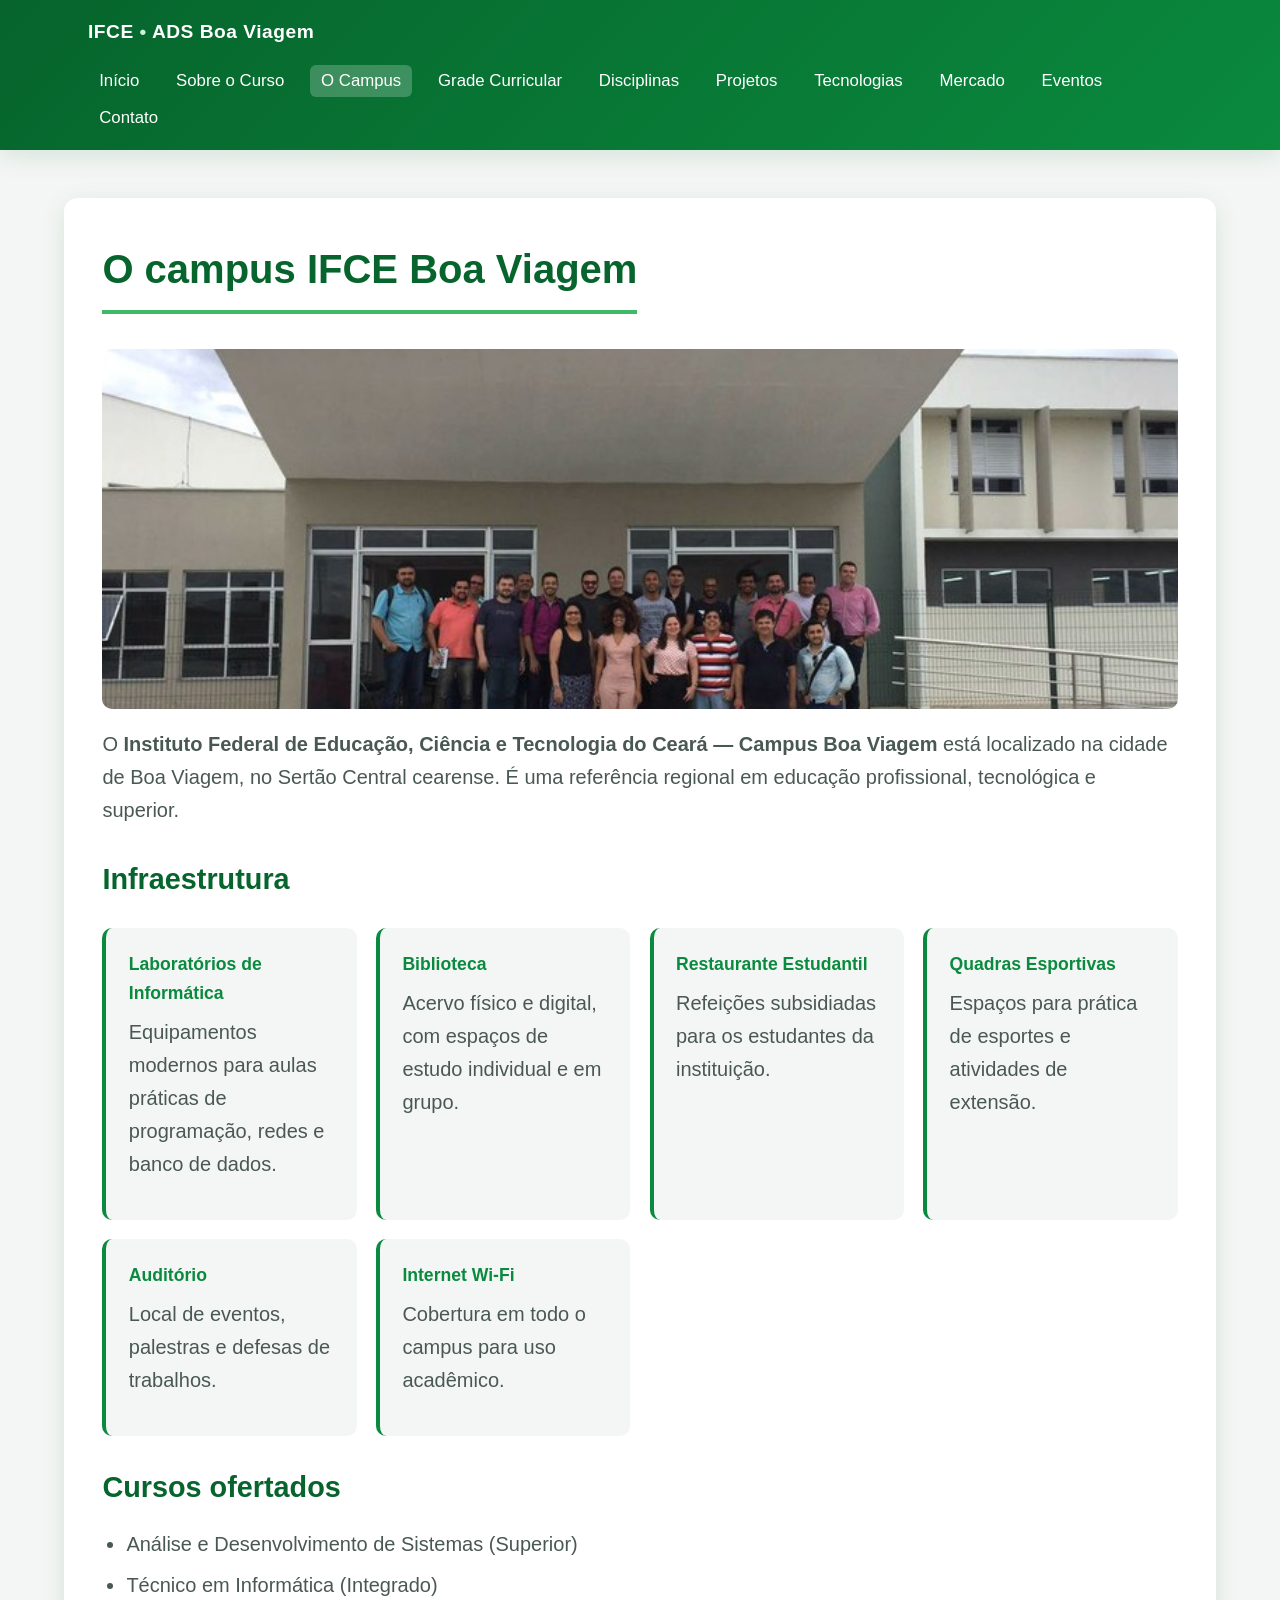
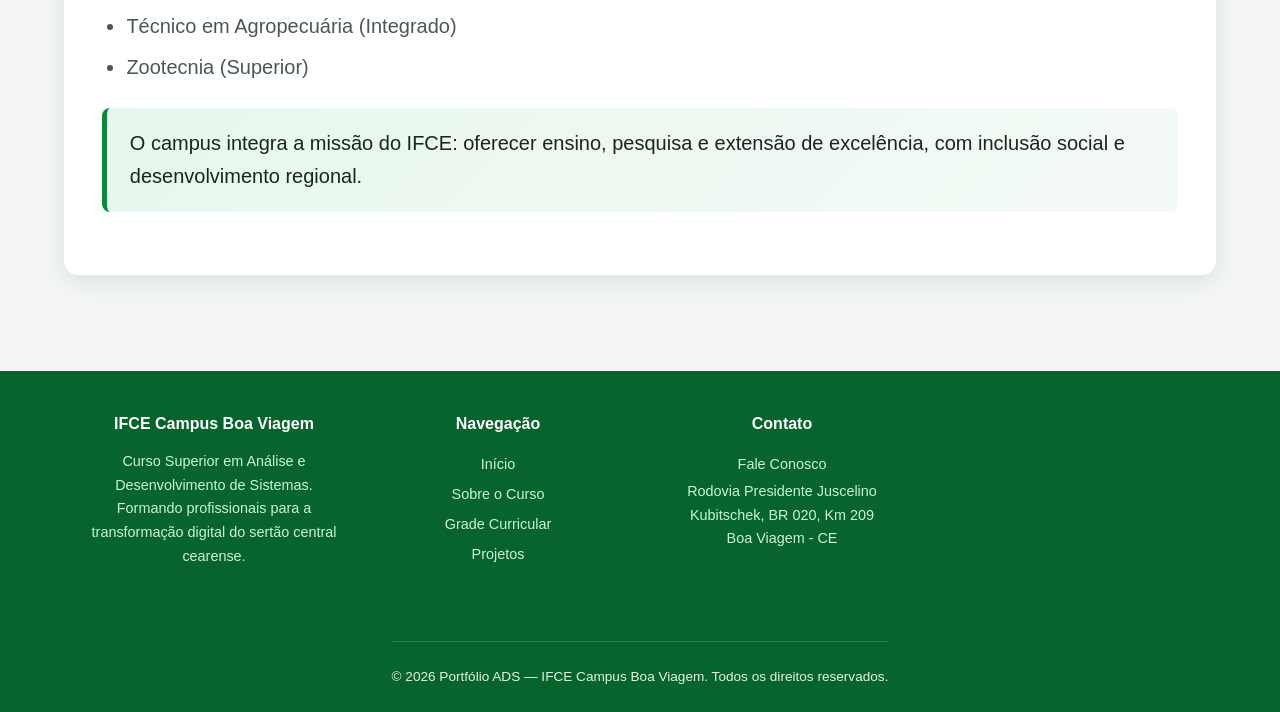
<file: campus.html>
<!doctype html>
<html lang="pt-br">
  <head>
    <meta charset="UTF-8" />
    <meta name="viewport" content="width=device-width, initial-scale=1.0" />
    <title>O Campus | ADS IFCE Boa Viagem</title>
    <meta
      name="description"
      content="Portfólio do curso de Análise e Desenvolvimento de Sistemas do IFCE Campus Boa Viagem - O Campus IFCE Boa Viagem"
    />
    <link rel="stylesheet" href="default.css" />
  </head>
  <body>
    <header class="topo">
      <div class="container topo-flex">
        <div class="logo">IFCE <span>•</span> ADS Boa Viagem</div>
        <nav>
          <ul>
            <li><a href="index.html" data-page="index.html">Início</a></li>
            <li>
              <a href="sobre.html" data-page="sobre.html">Sobre o Curso</a>
            </li>
            <li><a href="campus.html" data-page="campus.html" class="ativo">O Campus</a></li>
            <li>
              <a href="grade.html" data-page="grade.html">Grade Curricular</a>
            </li>
            <li>
              <a href="disciplinas.html" data-page="disciplinas.html">Disciplinas</a>
            </li>
            <li>
              <a href="projetos.html" data-page="projetos.html">Projetos</a>
            </li>
            <li>
              <a href="tecnologias.html" data-page="tecnologias.html">Tecnologias</a>
            </li>
            <li><a href="mercado.html" data-page="mercado.html">Mercado</a></li>
            <li><a href="eventos.html" data-page="eventos.html">Eventos</a></li>
            <li><a href="contato.html" data-page="contato.html">Contato</a></li>
          </ul>
        </nav>
      </div>
    </header>
    <main>
      <div class="container">
        <h1 class="titulo">O campus IFCE Boa Viagem</h1>
        <img src="./img/c0e20e7d-0bf5-413f-8aed-15271212610f.jpeg" alt="Vista do campus com a equipe" class="img-destaque" />
        <p>
          O
          <strong
            >Instituto Federal de Educação, Ciência e Tecnologia do Ceará —
            Campus Boa Viagem</strong
          >
          está localizado na cidade de Boa Viagem, no Sertão Central cearense.
          É uma referência regional em educação profissional, tecnológica e
          superior.
        </p>
        <h2>Infraestrutura</h2>
        <div class="grid grid-3">
          <div class="card">
            <h3>Laboratórios de Informática</h3>
            <p>Equipamentos modernos para aulas práticas de programação, redes e banco de dados.</p>
          </div>
          <div class="card">
            <h3>Biblioteca</h3>
            <p>Acervo físico e digital, com espaços de estudo individual e em grupo.</p>
          </div>
          <div class="card">
            <h3>Restaurante Estudantil</h3>
            <p>Refeições subsidiadas para os estudantes da instituição.</p>
          </div>
          <div class="card">
            <h3>Quadras Esportivas</h3>
            <p>Espaços para prática de esportes e atividades de extensão.</p>
          </div>
          <div class="card">
            <h3>Auditório</h3>
            <p>Local de eventos, palestras e defesas de trabalhos.</p>
          </div>
          <div class="card">
            <h3>Internet Wi-Fi</h3>
            <p>Cobertura em todo o campus para uso acadêmico.</p>
          </div>
        </div>
        <h2>Cursos ofertados</h2>
        <ul class="lista">
          <li>Análise e Desenvolvimento de Sistemas (Superior)</li>
          <li>Técnico em Informática (Integrado)</li>
          <li>Técnico em Agropecuária (Integrado)</li>
          <li>Zootecnia (Superior)</li>
        </ul>
        <div class="destaque">
          <p>O campus integra a missão do IFCE: oferecer ensino, pesquisa e extensão de excelência, com inclusão social e desenvolvimento regional.</p>
        </div>
      </div>
    </main>
    <footer>
      <div class="container">
        <div>
          <h4>IFCE Campus Boa Viagem</h4>
          <p style="color: #c8f5d6; font-size: 0.9rem">
            Curso Superior em Análise e Desenvolvimento de Sistemas. Formando
            profissionais para a transformação digital do sertão central
            cearense.
          </p>
        </div>
        <div>
          <h4>Navegação</h4>
          <a href="index.html">Início</a>
          <a href="sobre.html">Sobre o Curso</a>
          <a href="grade.html">Grade Curricular</a>
          <a href="projetos.html">Projetos</a>
        </div>
        <div>
          <h4>Contato</h4>
          <a href="contato.html">Fale Conosco</a>
          <p style="color: #c8f5d6; font-size: 0.9rem">
            Rodovia Presidente Juscelino Kubitschek, BR 020, Km 209<br />Boa Viagem - CE
          </p>
        </div>
        <div class="copy">
          &copy; 2026 Portfólio ADS — IFCE Campus Boa Viagem. Todos os direitos
          reservados.
        </div>
      </div>
    </footer>
  </body>
</html>
</file>
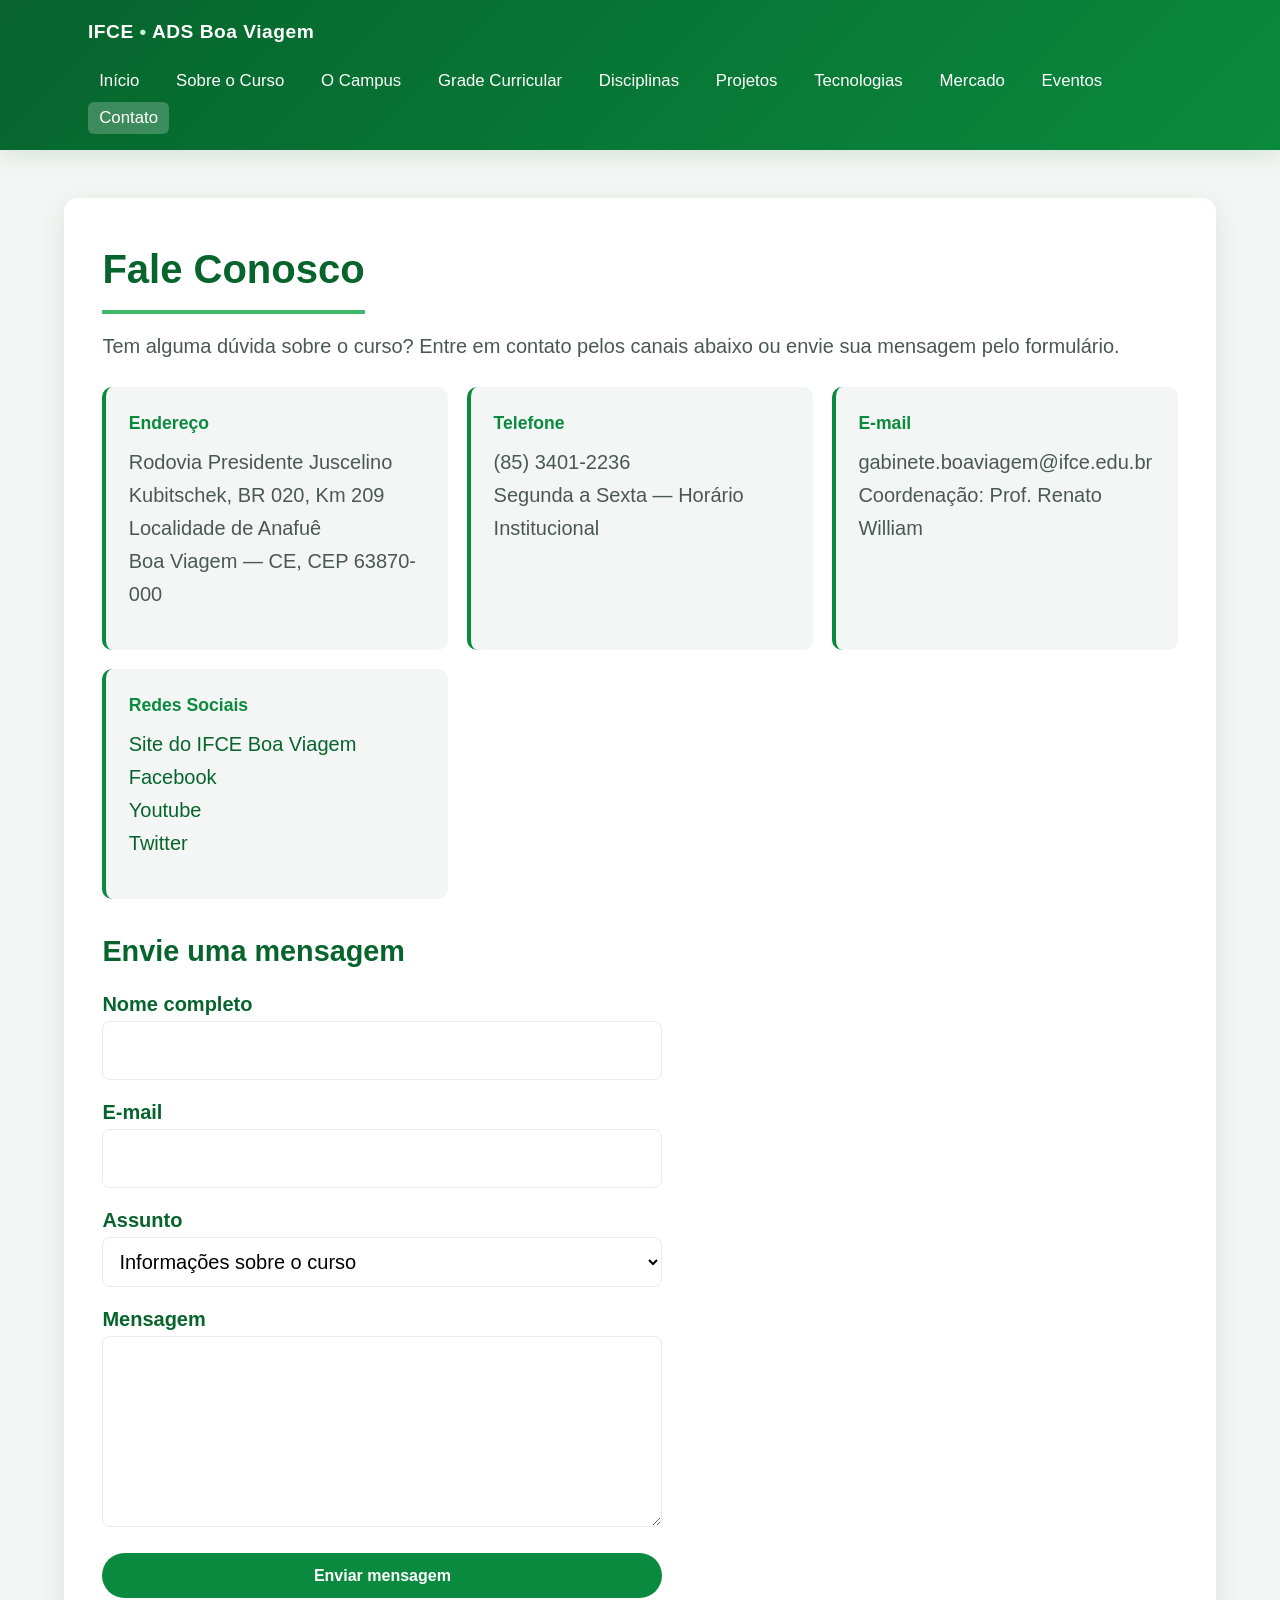
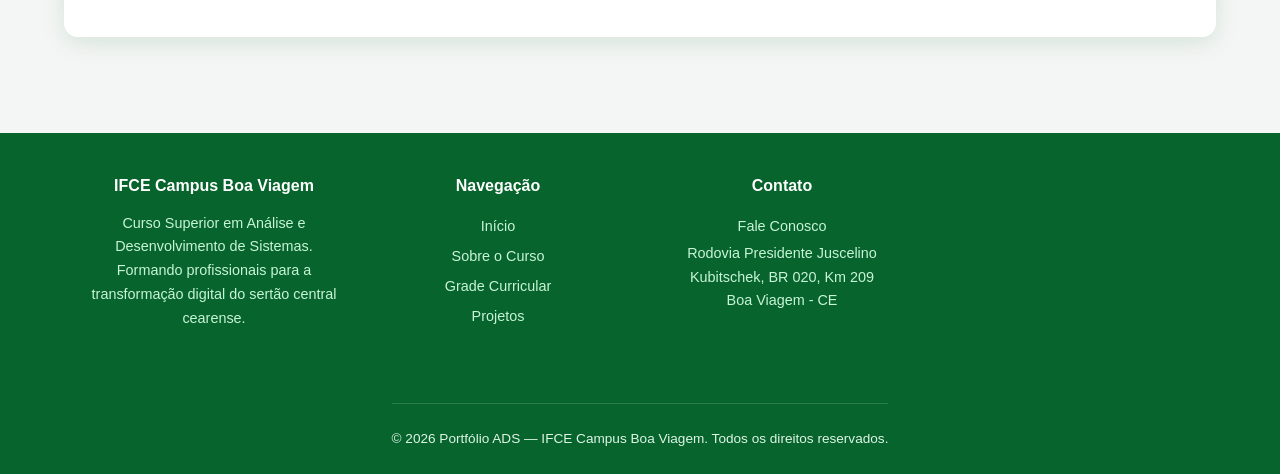
<file: contato.html>
<!doctype html>
<html lang="pt-BR">
  <head>
    <meta charset="UTF-8" />
    <meta name="viewport" content="width=device-width,initial-scale=1.0" />
    <title>Fale Conosco | ADS IFCE Boa Viagem</title>
    <meta
      name="description"
      content="Portfólio do curso de Análise e Desenvolvimento de Sistemas do IFCE Campus Boa Viagem - Fale Conosco"
    />
    <link rel="stylesheet" href="default.css" />
  </head>
  <body>
    <header class="topo">
      <div class="container topo-flex">
        <div class="logo">IFCE <span>•</span> ADS Boa Viagem</div>
        <nav>
          <ul>
            <li><a href="index.html" data-page="index.html">Início</a></li>
            <li>
              <a href="sobre.html" data-page="sobre.html">Sobre o Curso</a>
            </li>
            <li><a href="campus.html" data-page="campus.html">O Campus</a></li>
            <li>
              <a href="grade.html" data-page="grade.html">Grade Curricular</a>
            </li>
            <li>
              <a
                href="disciplinas.html"
                data-page="disciplinas.html"
                >Disciplinas</a
              >
            </li>
            <li>
              <a href="projetos.html" data-page="projetos.html">Projetos</a>
            </li>
            <li>
              <a href="tecnologias.html" data-page="tecnologias.html"
                >Tecnologias</a
              >
            </li>
            <li><a href="mercado.html" data-page="mercado.html">Mercado</a></li>
           
            <li><a href="eventos.html" data-page="eventos.html">Eventos</a></li>
            
            <li><a href="contato.html" data-page="contato.html" class="ativo">Contato</a></li>
          </ul>
        </nav>
      </div>
    </header>

    <main>
      <div class="container">
        <h1 class="titulo">Fale Conosco</h1>
        <p>
          Tem alguma dúvida sobre o curso? Entre em contato pelos canais abaixo
          ou envie sua mensagem pelo formulário.
        </p>
        <div class="grid grid-2">
          <div class="card">
            <h3>Endereço</h3>
            <p>
              Rodovia Presidente Juscelino Kubitschek, BR 020, Km 209<br />Localidade de Anafuê<br />Boa Viagem — CE, CEP 63870-000</p>
            </p>
          </div>
          <div class="card">
            <h3>Telefone</h3>
            <p>(85) 3401-2236<br />Segunda a Sexta — Horário Institucional</p>
          </div>
          <div class="card">
            <h3>E-mail</h3>
            <p>gabinete.boaviagem@ifce.edu.br<br />Coordenação: Prof. Renato William</p>
          </div>
          <div class="card">
            <h3>Redes Sociais</h3>
            <p><a href="https://portal.ifce.edu.br/campus/boaviagem/">Site do IFCE Boa Viagem</a><br /><a href="https://www.instagram.com/ifceoficial">Facebook</a><br><a href="https://www.youtube.com/@TVIFCE/videos">Youtube</a><br><a href="https://x.com/ifceoficial">Twitter</a></p>
          </div>
        </div>
        <h2>Envie uma mensagem</h2>
        <form>
          <div>
            <label for="nome">Nome completo</label
            ><input type="text" id="nome" name="nome" required />
          </div>
          <div>
            <label for="email">E-mail</label
            ><input type="email" id="email" name="email" required />
          </div>
          <div>
            <label for="assunto">Assunto</label>
            <select id="assunto" name="assunto">
              <option>Informações sobre o curso</option>
              <option>Processo seletivo</option>
              <option>Estágio</option>
              <option>Parceria</option>
              <option>Outro</option>
            </select>
          </div>
          <div>
            <label for="msg">Mensagem</label
            ><textarea id="msg" name="msg" rows="5" required></textarea>
          </div>
          <button type="submit">Enviar mensagem</button>
        </form>
      </div>
    </main>
    <footer>
      <div class="container">
        <div>
          <h4>IFCE Campus Boa Viagem</h4>
          <p style="color: #c8f5d6; font-size: 0.9rem">
            Curso Superior em Análise e Desenvolvimento de Sistemas. Formando
            profissionais para a transformação digital do sertão central
            cearense.
          </p>
        </div>
        <div>
          <h4>Navegação</h4>
          <a href="index.html">Início</a>
          <a href="sobre.html">Sobre o Curso</a>
          <a href="grade.html">Grade Curricular</a>
          <a href="projetos.html">Projetos</a>
        </div>
        <div>
          <h4>Contato</h4>
          <a href="contato.html">Fale Conosco</a>
          <p style="color: #c8f5d6; font-size: 0.9rem">
            Rodovia Presidente Juscelino Kubitschek, BR 020, Km 209<br />Boa Viagem - CE
          </p>
        </div>
        <div class="copy">
          © 2026 Portfólio ADS — IFCE Campus Boa Viagem. Todos os direitos
          reservados.
        </div>
      </div>
    </footer>
  </body>
</html>
</file>
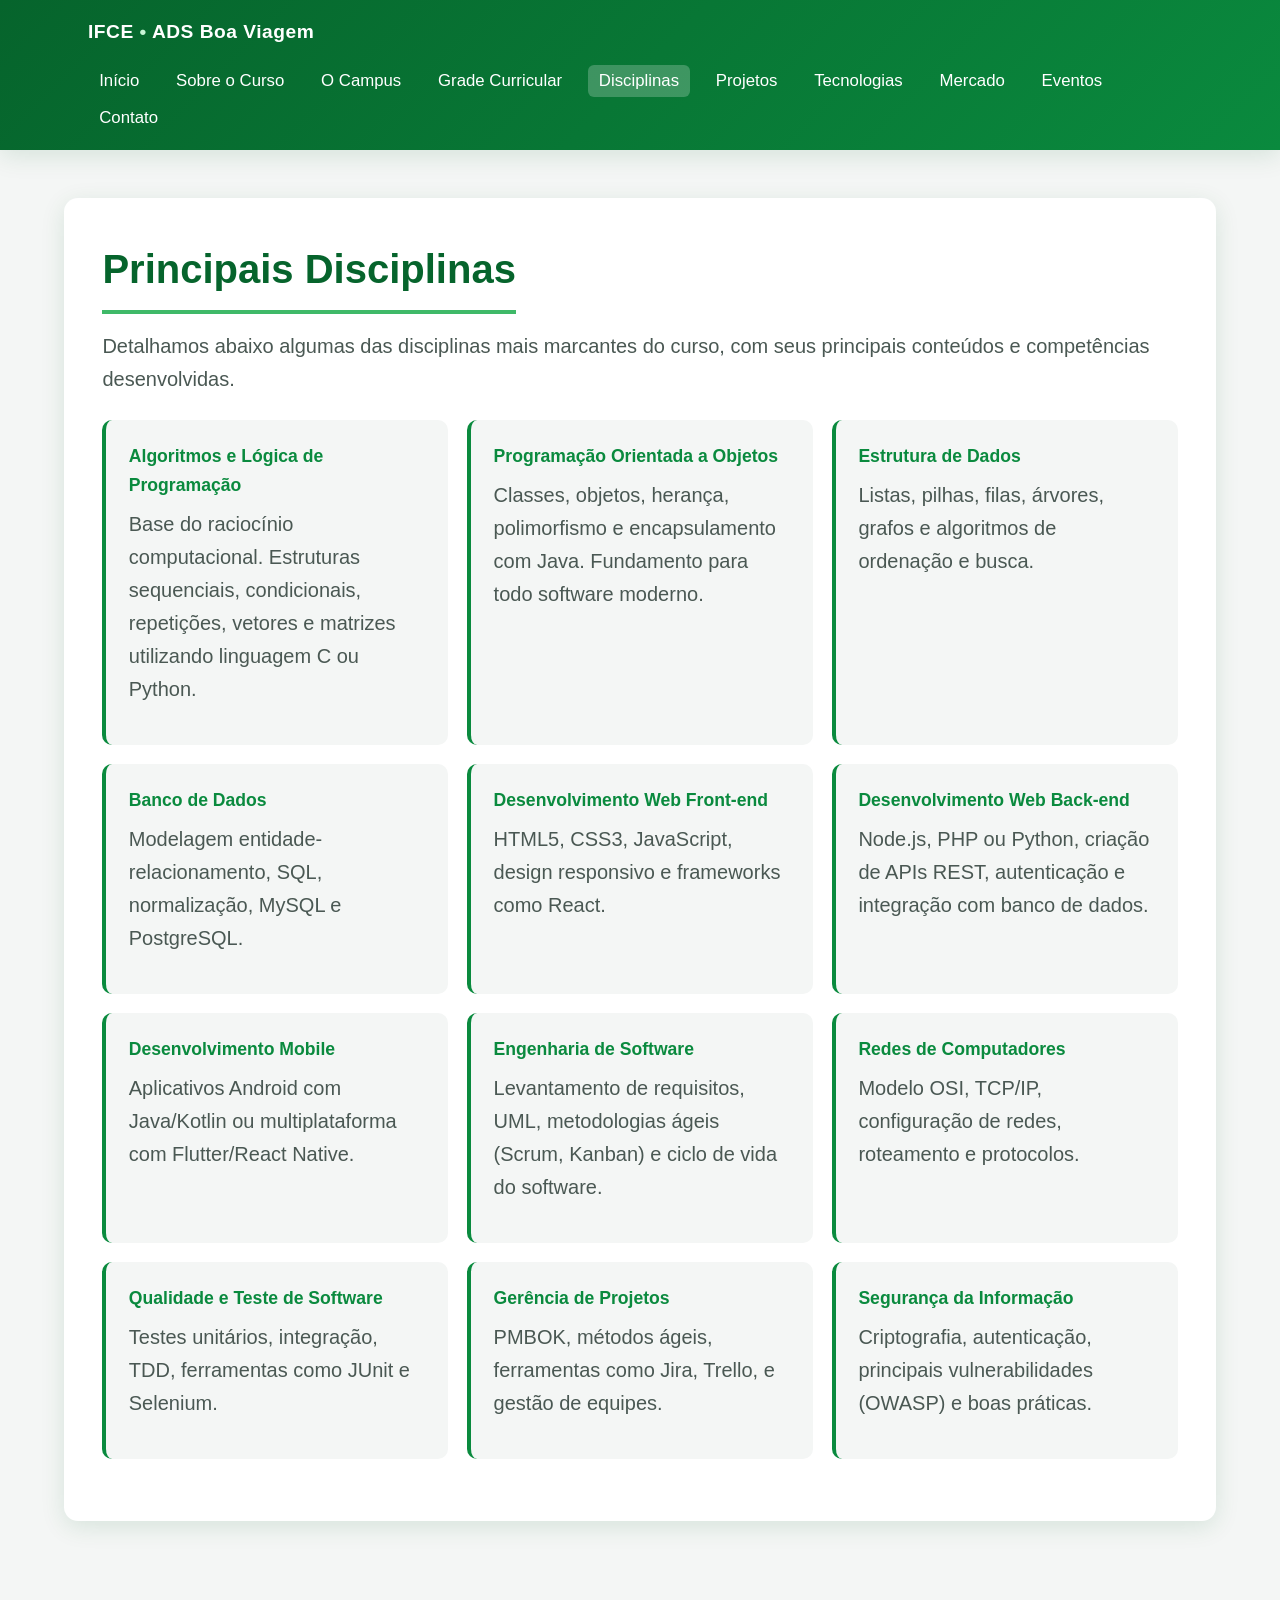
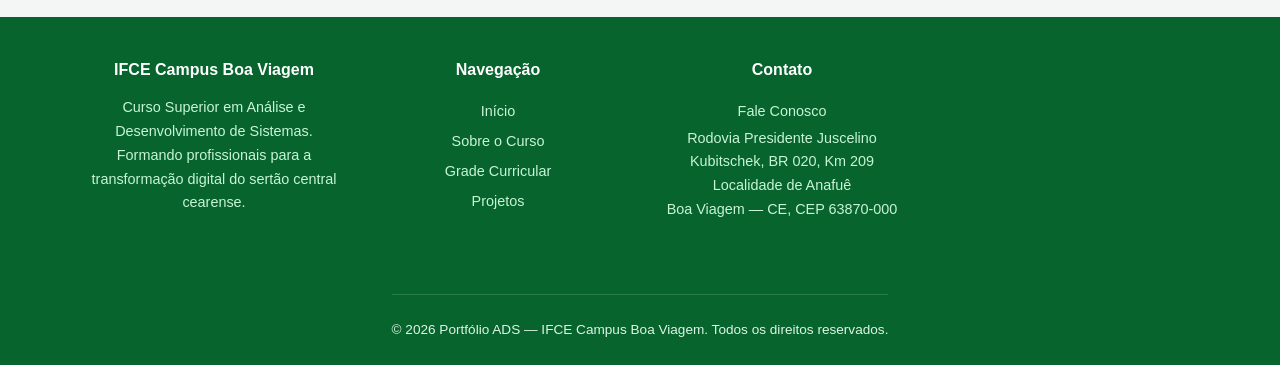
<file: disciplinas.html>
<!doctype html>
<html lang="pt-BR">
  <head>
    <meta charset="UTF-8" />
    <meta name="viewport" content="width=device-width,initial-scale=1.0" />
    <title>Principais Disciplinas | ADS IFCE Boa Viagem</title>
    <meta
      name="description"
      content="Portfólio do curso de Análise e Desenvolvimento de Sistemas do IFCE Campus Boa Viagem - Principais Disciplinas"
    />
    <link rel="stylesheet" href="default.css" />
  </head>
  <body>
    <header class="topo">
      <div class="container topo-flex">
        <div class="logo">IFCE <span>•</span> ADS Boa Viagem</div>
        <nav>
          <ul>
            <li><a href="index.html" data-page="index.html">Início</a></li>
            <li>
              <a href="sobre.html" data-page="sobre.html">Sobre o Curso</a>
            </li>
            <li><a href="campus.html" data-page="campus.html">O Campus</a></li>
            <li>
              <a href="grade.html" data-page="grade.html">Grade Curricular</a>
            </li>
            <li>
              <a
                href="disciplinas.html"
                data-page="disciplinas.html"
                class="ativo"
                >Disciplinas</a
              >
            </li>
            <li>
              <a href="projetos.html" data-page="projetos.html">Projetos</a>
            </li>
            <li>
              <a href="tecnologias.html" data-page="tecnologias.html"
                >Tecnologias</a
              >
            </li>
            <li><a href="mercado.html" data-page="mercado.html">Mercado</a></li>

            <li><a href="eventos.html" data-page="eventos.html">Eventos</a></li>

            <li><a href="contato.html" data-page="contato.html">Contato</a></li>
          </ul>
        </nav>
      </div>
    </header>

    <main>
      <div class="container">
        <h1 class="titulo">Principais Disciplinas</h1>
        <p>
          Detalhamos abaixo algumas das disciplinas mais marcantes do curso, com
          seus principais conteúdos e competências desenvolvidas.
        </p>
        <div class="grid grid-2">
          <div class="card">
            <h3>Algoritmos e Lógica de Programação</h3>
            <p>
              Base do raciocínio computacional. Estruturas sequenciais,
              condicionais, repetições, vetores e matrizes utilizando linguagem
              C ou Python.
            </p>
          </div>
          <div class="card">
            <h3>Programação Orientada a Objetos</h3>
            <p>
              Classes, objetos, herança, polimorfismo e encapsulamento com Java.
              Fundamento para todo software moderno.
            </p>
          </div>
          <div class="card">
            <h3>Estrutura de Dados</h3>
            <p>
              Listas, pilhas, filas, árvores, grafos e algoritmos de ordenação e
              busca.
            </p>
          </div>
          <div class="card">
            <h3>Banco de Dados</h3>
            <p>
              Modelagem entidade-relacionamento, SQL, normalização, MySQL e
              PostgreSQL.
            </p>
          </div>
          <div class="card">
            <h3>Desenvolvimento Web Front-end</h3>
            <p>
              HTML5, CSS3, JavaScript, design responsivo e frameworks como
              React.
            </p>
          </div>
          <div class="card">
            <h3>Desenvolvimento Web Back-end</h3>
            <p>
              Node.js, PHP ou Python, criação de APIs REST, autenticação e
              integração com banco de dados.
            </p>
          </div>
          <div class="card">
            <h3>Desenvolvimento Mobile</h3>
            <p>
              Aplicativos Android com Java/Kotlin ou multiplataforma com
              Flutter/React Native.
            </p>
          </div>
          <div class="card">
            <h3>Engenharia de Software</h3>
            <p>
              Levantamento de requisitos, UML, metodologias ágeis (Scrum,
              Kanban) e ciclo de vida do software.
            </p>
          </div>
          <div class="card">
            <h3>Redes de Computadores</h3>
            <p>
              Modelo OSI, TCP/IP, configuração de redes, roteamento e
              protocolos.
            </p>
          </div>
          <div class="card">
            <h3>Qualidade e Teste de Software</h3>
            <p>
              Testes unitários, integração, TDD, ferramentas como JUnit e
              Selenium.
            </p>
          </div>
          <div class="card">
            <h3>Gerência de Projetos</h3>
            <p>
              PMBOK, métodos ágeis, ferramentas como Jira, Trello, e gestão de
              equipes.
            </p>
          </div>
          <div class="card">
            <h3>Segurança da Informação</h3>
            <p>
              Criptografia, autenticação, principais vulnerabilidades (OWASP) e
              boas práticas.
            </p>
          </div>
        </div>
      </div>
    </main>
    <footer>
      <div class="container">
        <div>
          <h4>IFCE Campus Boa Viagem</h4>
          <p style="color: #c8f5d6; font-size: 0.9rem">
            Curso Superior em Análise e Desenvolvimento de Sistemas. Formando
            profissionais para a transformação digital do sertão central
            cearense.
          </p>
        </div>
        <div>
          <h4>Navegação</h4>
          <a href="index.html">Início</a>
          <a href="sobre.html">Sobre o Curso</a>
          <a href="grade.html">Grade Curricular</a>
          <a href="projetos.html">Projetos</a>
        </div>
        <div>
          <h4>Contato</h4>
          <a href="contato.html">Fale Conosco</a>
          <p style="color: #c8f5d6; font-size: 0.9rem">
            Rodovia Presidente Juscelino Kubitschek, BR 020, Km 209<br />Localidade de Anafuê<br />Boa Viagem — CE, CEP 63870-000
          </p>
        </div>
        <div class="copy">
          © 2026 Portfólio ADS — IFCE Campus Boa Viagem. Todos os direitos
          reservados.
        </div>
      </div>
    </footer>
  </body>
</html>
</file>
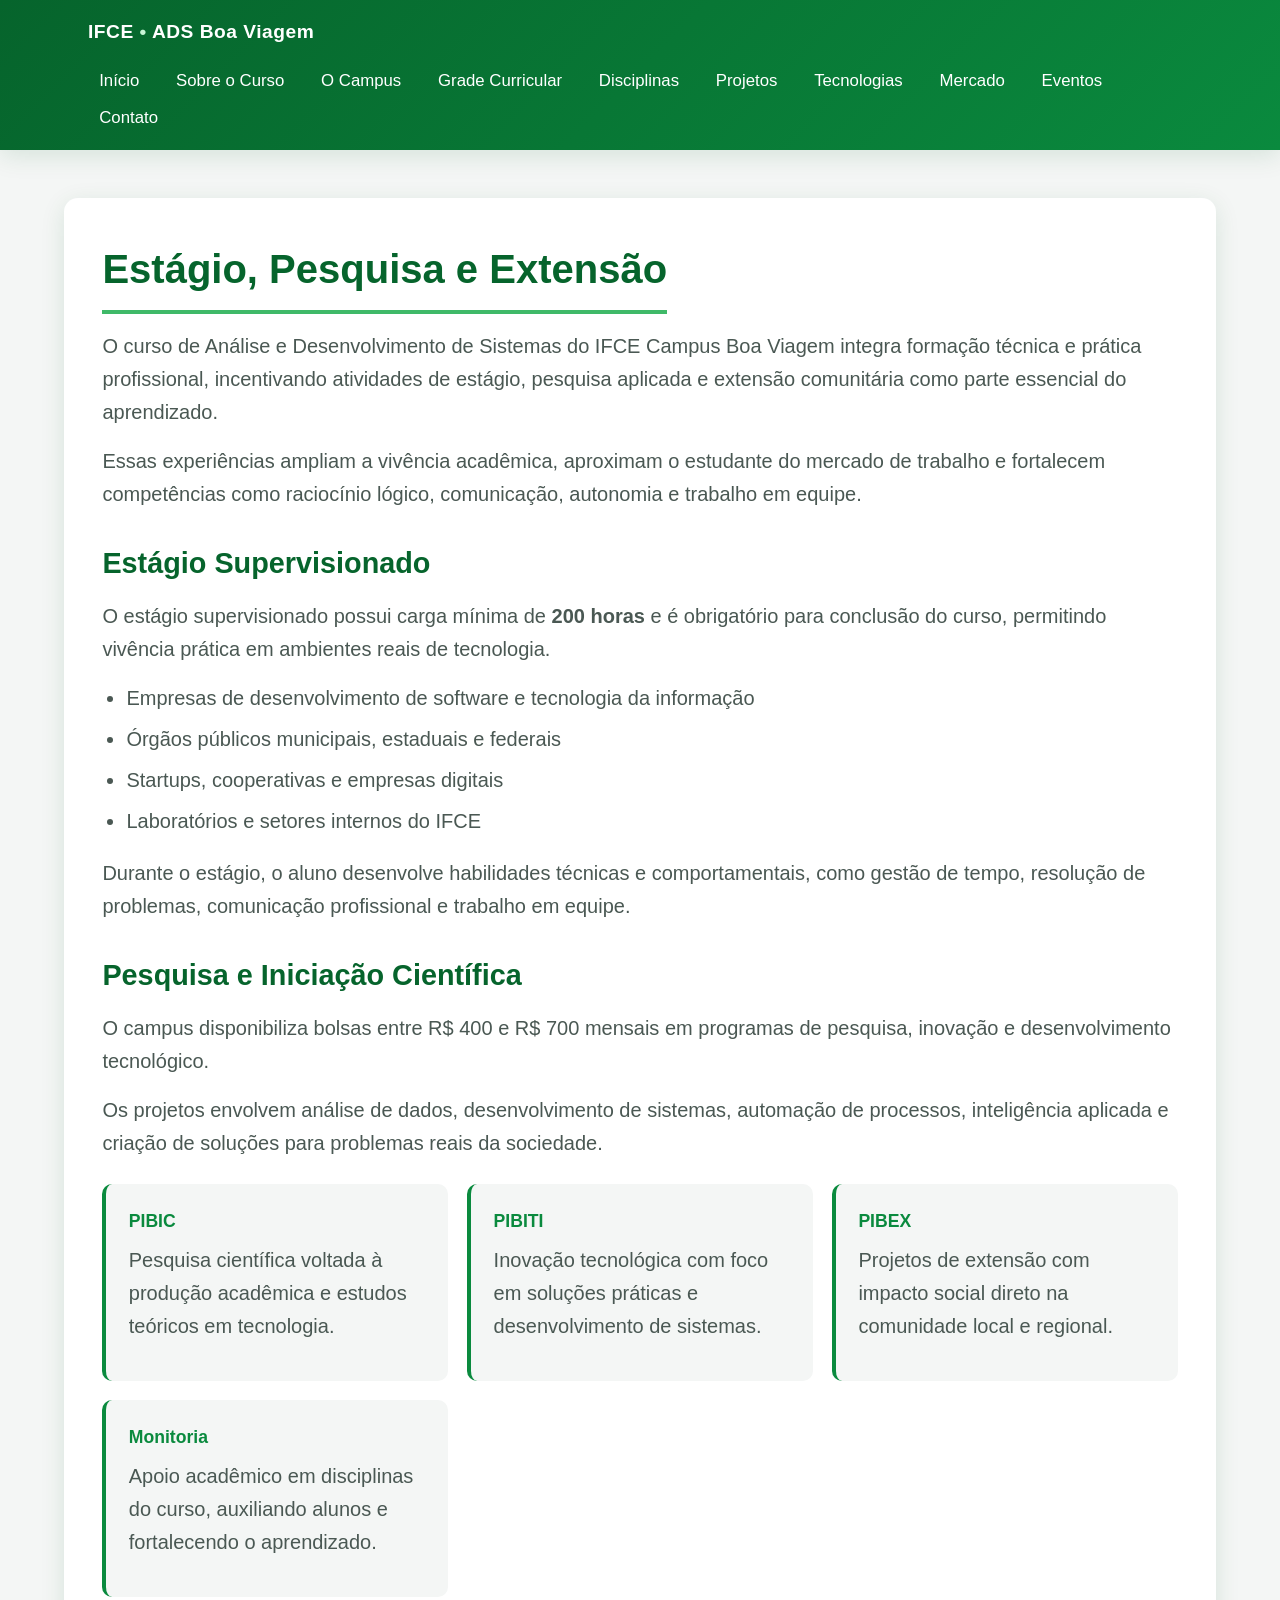
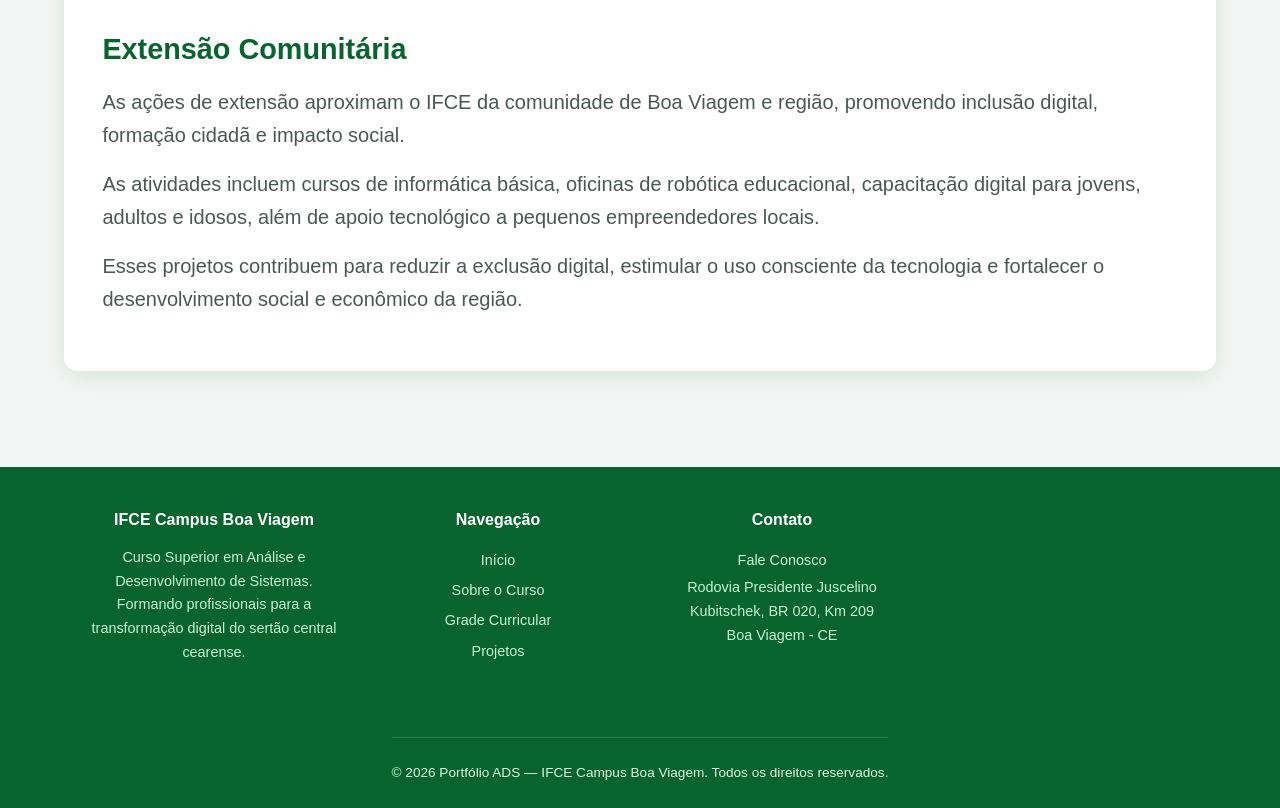
<file: estagio.html>
<!doctype html>
<html lang="pt-br">
  <head>
    <meta charset="UTF-8" />
    <meta name="viewport" content="width=device-width, initial-scale=1.0" />
    <title>Estágio, Pesquisa e Extensão | ADS IFCE Boa Viagem</title>
    <meta
      name="description"
      content="Portfólio do curso de Análise e Desenvolvimento de Sistemas do IFCE Campus Boa Viagem - Estágio, Pesquisa e Extensão"
    />
    <link rel="stylesheet" href="default.css" />
  </head>
  <body>
    <header class="topo">
      <div class="container topo-flex">
        <div class="logo">IFCE <span>•</span> ADS Boa Viagem</div>
        <nav>
          <ul>
            <li><a href="index.html" data-page="index.html">Início</a></li>
            <li>
              <a href="sobre.html" data-page="sobre.html">Sobre o Curso</a>
            </li>
            <li><a href="campus.html" data-page="campus.html">O Campus</a></li>
            <li>
              <a href="grade.html" data-page="grade.html">Grade Curricular</a>
            </li>
            <li>
              <a href="disciplinas.html" data-page="disciplinas.html">Disciplinas</a>
            </li>
            <li>
              <a href="projetos.html" data-page="projetos.html">Projetos</a>
            </li>
            <li>
              <a href="tecnologias.html" data-page="tecnologias.html">Tecnologias</a>
            </li>
            <li><a href="mercado.html" data-page="mercado.html">Mercado</a></li>
            <li><a href="eventos.html" data-page="eventos.html">Eventos</a></li>
            <li><a href="contato.html" data-page="contato.html">Contato</a></li>
          </ul>
        </nav>
      </div>
    </header>
    <main>
      <div class="container">
        <h1 class="titulo">Estágio, Pesquisa e Extensão</h1>

        <p>
          O curso de Análise e Desenvolvimento de Sistemas do IFCE Campus Boa Viagem integra formação técnica e prática profissional, incentivando atividades de estágio, pesquisa aplicada e extensão comunitária como parte essencial do aprendizado.
        </p>

        <p>
          Essas experiências ampliam a vivência acadêmica, aproximam o estudante do mercado de trabalho e fortalecem competências como raciocínio lógico, comunicação, autonomia e trabalho em equipe.
        </p>

        <h2>Estágio Supervisionado</h2>

        <p>
          O estágio supervisionado possui carga mínima de <strong>200 horas</strong> e é obrigatório para conclusão do curso, permitindo vivência prática em ambientes reais de tecnologia.
        </p>

        <ul class="lista">
          <li>Empresas de desenvolvimento de software e tecnologia da informação</li>
          <li>Órgãos públicos municipais, estaduais e federais</li>
          <li>Startups, cooperativas e empresas digitais</li>
          <li>Laboratórios e setores internos do IFCE</li>
        </ul>

        <p>
          Durante o estágio, o aluno desenvolve habilidades técnicas e comportamentais, como gestão de tempo, resolução de problemas, comunicação profissional e trabalho em equipe.
        </p>

        <h2>Pesquisa e Iniciação Científica</h2>

        <p>
          O campus disponibiliza bolsas entre R$ 400 e R$ 700 mensais em programas de pesquisa, inovação e desenvolvimento tecnológico.
        </p>

        <p>
          Os projetos envolvem análise de dados, desenvolvimento de sistemas, automação de processos, inteligência aplicada e criação de soluções para problemas reais da sociedade.
        </p>

        <div class="grid grid-2">
          <div class="card">
            <h3>PIBIC</h3>
            <p>Pesquisa científica voltada à produção acadêmica e estudos teóricos em tecnologia.</p>
          </div>
          <div class="card">
            <h3>PIBITI</h3>
            <p>Inovação tecnológica com foco em soluções práticas e desenvolvimento de sistemas.</p>
          </div>
          <div class="card">
            <h3>PIBEX</h3>
            <p>Projetos de extensão com impacto social direto na comunidade local e regional.</p>
          </div>
          <div class="card">
            <h3>Monitoria</h3>
            <p>Apoio acadêmico em disciplinas do curso, auxiliando alunos e fortalecendo o aprendizado.</p>
          </div>
        </div>

        <h2>Extensão Comunitária</h2>

        <p>
          As ações de extensão aproximam o IFCE da comunidade de Boa Viagem e região, promovendo inclusão digital, formação cidadã e impacto social.
        </p>

        <p>
          As atividades incluem cursos de informática básica, oficinas de robótica educacional, capacitação digital para jovens, adultos e idosos, além de apoio tecnológico a pequenos empreendedores locais.
        </p>

        <p>
          Esses projetos contribuem para reduzir a exclusão digital, estimular o uso consciente da tecnologia e fortalecer o desenvolvimento social e econômico da região.
        </p>
      </div>
    </main>
    <footer>
      <div class="container">
        <div>
          <h4>IFCE Campus Boa Viagem</h4>
          <p style="color: #c8f5d6; font-size: 0.9rem">
            Curso Superior em Análise e Desenvolvimento de Sistemas. Formando
            profissionais para a transformação digital do sertão central
            cearense.
          </p>
        </div>
        <div>
          <h4>Navegação</h4>
          <a href="index.html">Início</a>
          <a href="sobre.html">Sobre o Curso</a>
          <a href="grade.html">Grade Curricular</a>
          <a href="projetos.html">Projetos</a>
        </div>
        <div>
          <h4>Contato</h4>
          <a href="contato.html">Fale Conosco</a>
          <p style="color: #c8f5d6; font-size: 0.9rem">
            Rodovia Presidente Juscelino Kubitschek, BR 020, Km 209<br />Boa Viagem - CE
          </p>
        </div>
        <div class="copy">
          &copy; 2026 Portfólio ADS — IFCE Campus Boa Viagem. Todos os direitos
          reservados.
        </div>
      </div>
    </footer>
  </body>
</html>
</file>
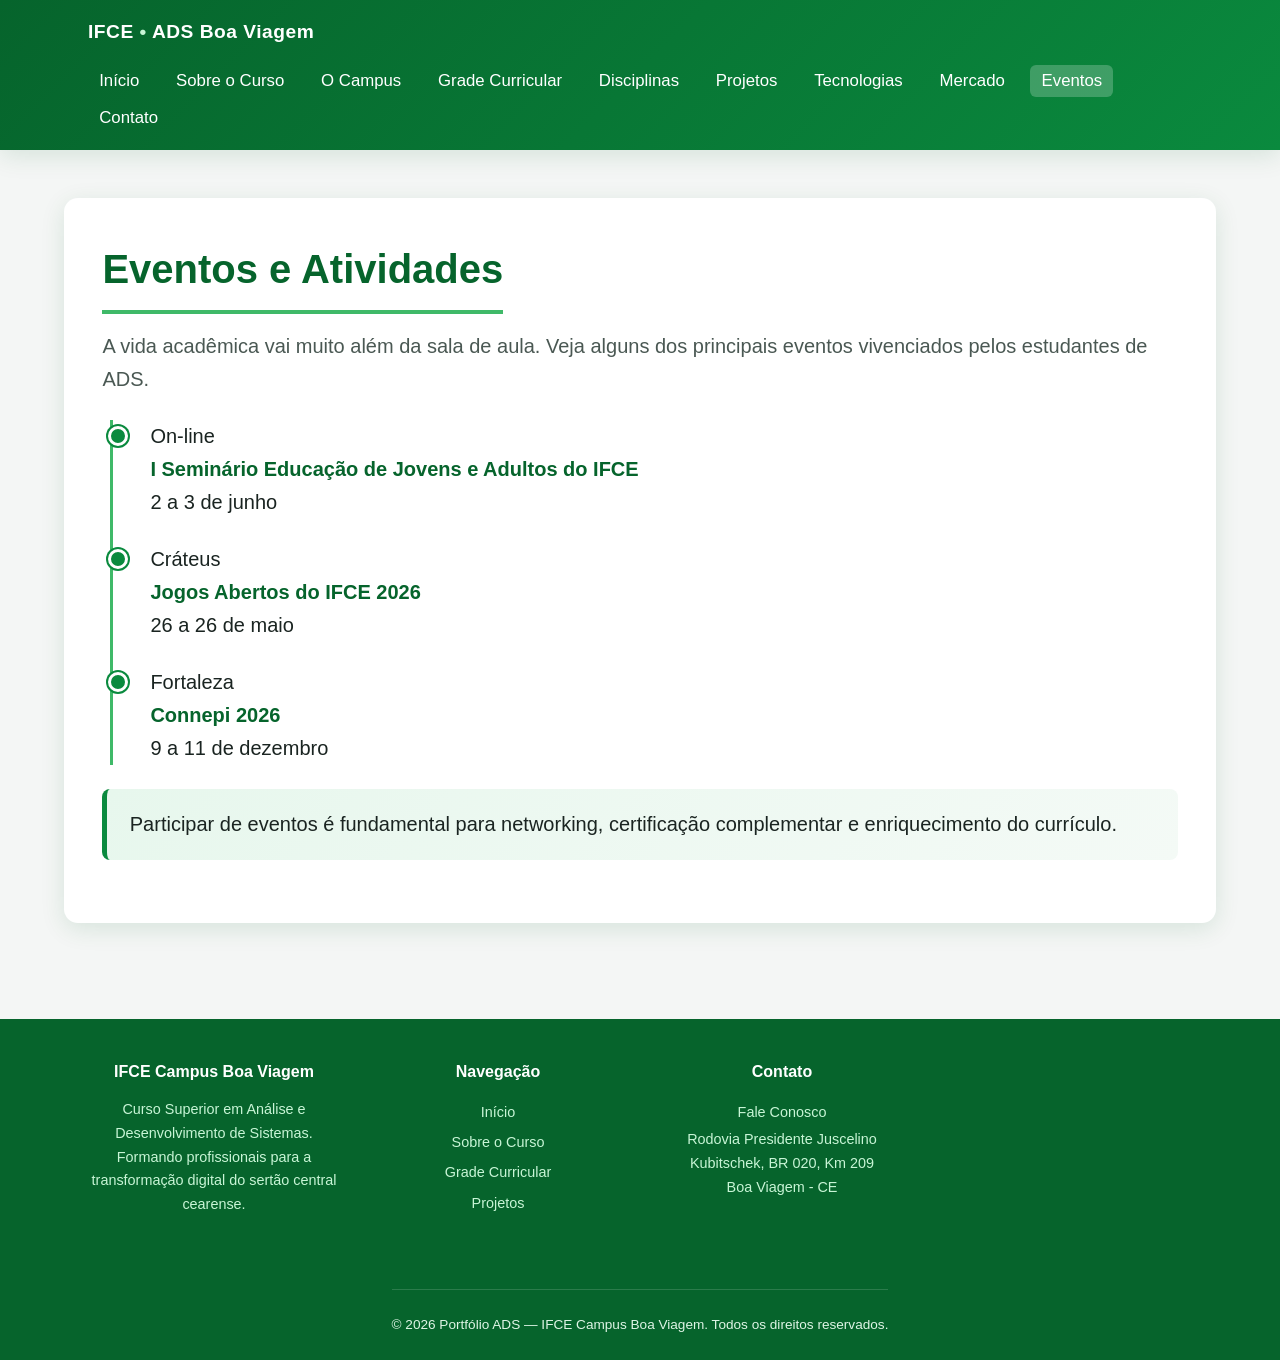
<file: eventos.html>
<!doctype html>
<html lang="pt-br">
  <head>
    <meta charset="UTF-8" />
    <meta name="viewport" content="width=device-width, initial-scale=1.0" />
    <title>Eventos e Atividades | ADS IFCE Boa Viagem</title>
    <meta
      name="description"
      content="Portfólio do curso de Análise e Desenvolvimento de Sistemas do IFCE Campus Boa Viagem - Eventos e Atividades"
    />
    <link rel="stylesheet" href="default.css" />
  </head>
  <body>
    <header class="topo">
      <div class="container topo-flex">
        <div class="logo">IFCE <span>•</span> ADS Boa Viagem</div>
        <nav>
          <ul>
            <li><a href="index.html" data-page="index.html">Início</a></li>
            <li>
              <a href="sobre.html" data-page="sobre.html">Sobre o Curso</a>
            </li>
            <li><a href="campus.html" data-page="campus.html">O Campus</a></li>
            <li>
              <a href="grade.html" data-page="grade.html">Grade Curricular</a>
            </li>
            <li>
              <a href="disciplinas.html" data-page="disciplinas.html">Disciplinas</a>
            </li>
            <li>
              <a href="projetos.html" data-page="projetos.html">Projetos</a>
            </li>
            <li>
              <a href="tecnologias.html" data-page="tecnologias.html">Tecnologias</a>
            </li>
            <li><a href="mercado.html" data-page="mercado.html">Mercado</a></li>
            <li>
              <a href="eventos.html" data-page="eventos.html" class="ativo">Eventos</a>
            </li>
            <li><a href="contato.html" data-page="contato.html">Contato</a></li>
          </ul>
        </nav>
      </div>
    </header>
    <main>
      <div class="container">
        <h1 class="titulo">Eventos e Atividades</h1>
        <p>A vida acadêmica vai muito além da sala de aula. Veja alguns dos principais eventos vivenciados pelos estudantes de ADS.</p>
        <div class="timeline">
          <div class="timeline-item">
            On-line<strong><br />I Seminário Educação de Jovens e Adultos do IFCE</strong><br />2 a 3 de junho
          </div>
          <div class="timeline-item">
            Cráteus<strong><br />Jogos Abertos do IFCE 2026</strong><br />26 a 26 de maio
          </div>
          <div class="timeline-item">
            Fortaleza<strong><br />Connepi 2026</strong><br />9 a 11 de dezembro
          </div>
        </div>
        <div class="destaque">
          <p>Participar de eventos é fundamental para networking, certificação complementar e enriquecimento do currículo.</p>
        </div>
      </div>
    </main>
    <footer>
      <div class="container">
        <div>
          <h4>IFCE Campus Boa Viagem</h4>
          <p style="color: #c8f5d6; font-size: 0.9rem">
            Curso Superior em Análise e Desenvolvimento de Sistemas. Formando
            profissionais para a transformação digital do sertão central
            cearense.
          </p>
        </div>
        <div>
          <h4>Navegação</h4>
          <a href="index.html">Início</a>
          <a href="sobre.html">Sobre o Curso</a>
          <a href="grade.html">Grade Curricular</a>
          <a href="projetos.html">Projetos</a>
        </div>
        <div>
          <h4>Contato</h4>
          <a href="contato.html">Fale Conosco</a>
          <p style="color: #c8f5d6; font-size: 0.9rem">
            Rodovia Presidente Juscelino Kubitschek, BR 020, Km 209<br />Boa Viagem - CE
          </p>
        </div>
        <div class="copy">
          &copy; 2026 Portfólio ADS — IFCE Campus Boa Viagem. Todos os direitos
          reservados.
        </div>
      </div>
    </footer>
  </body>
</html>
</file>
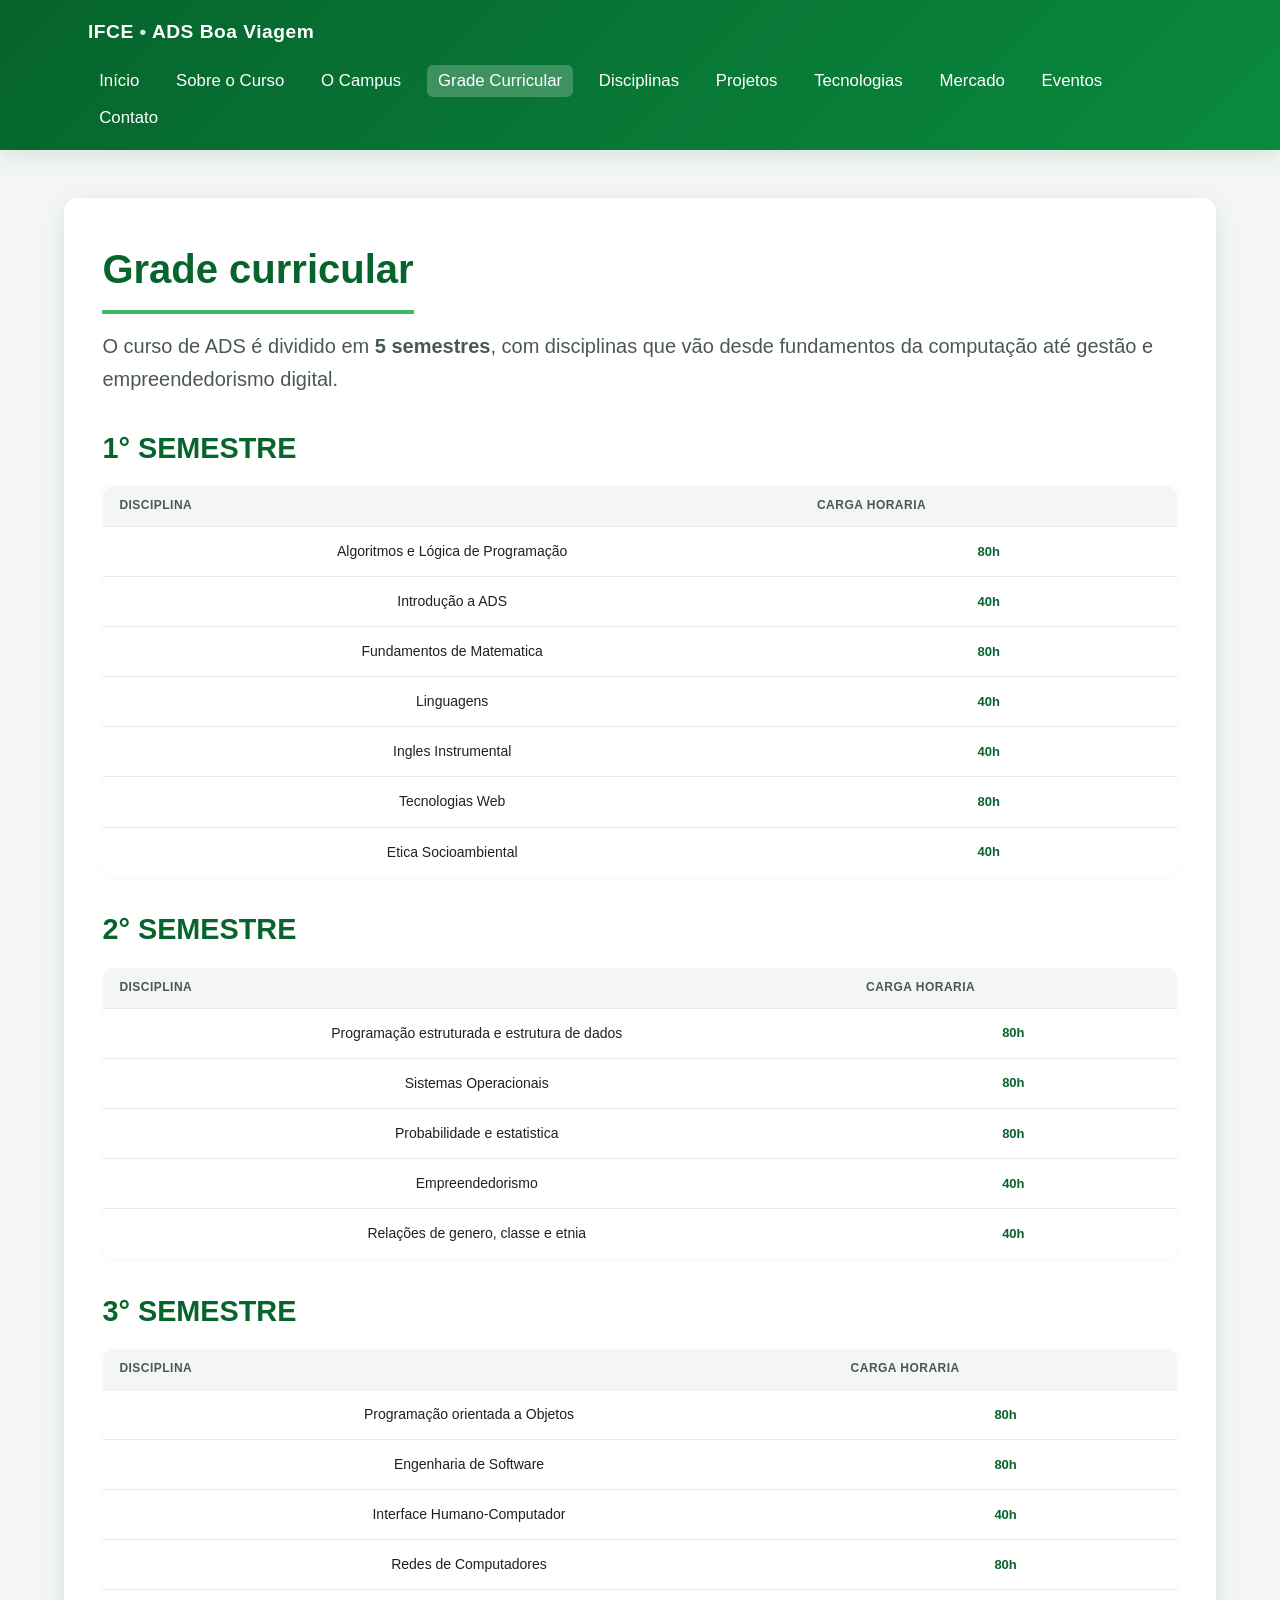
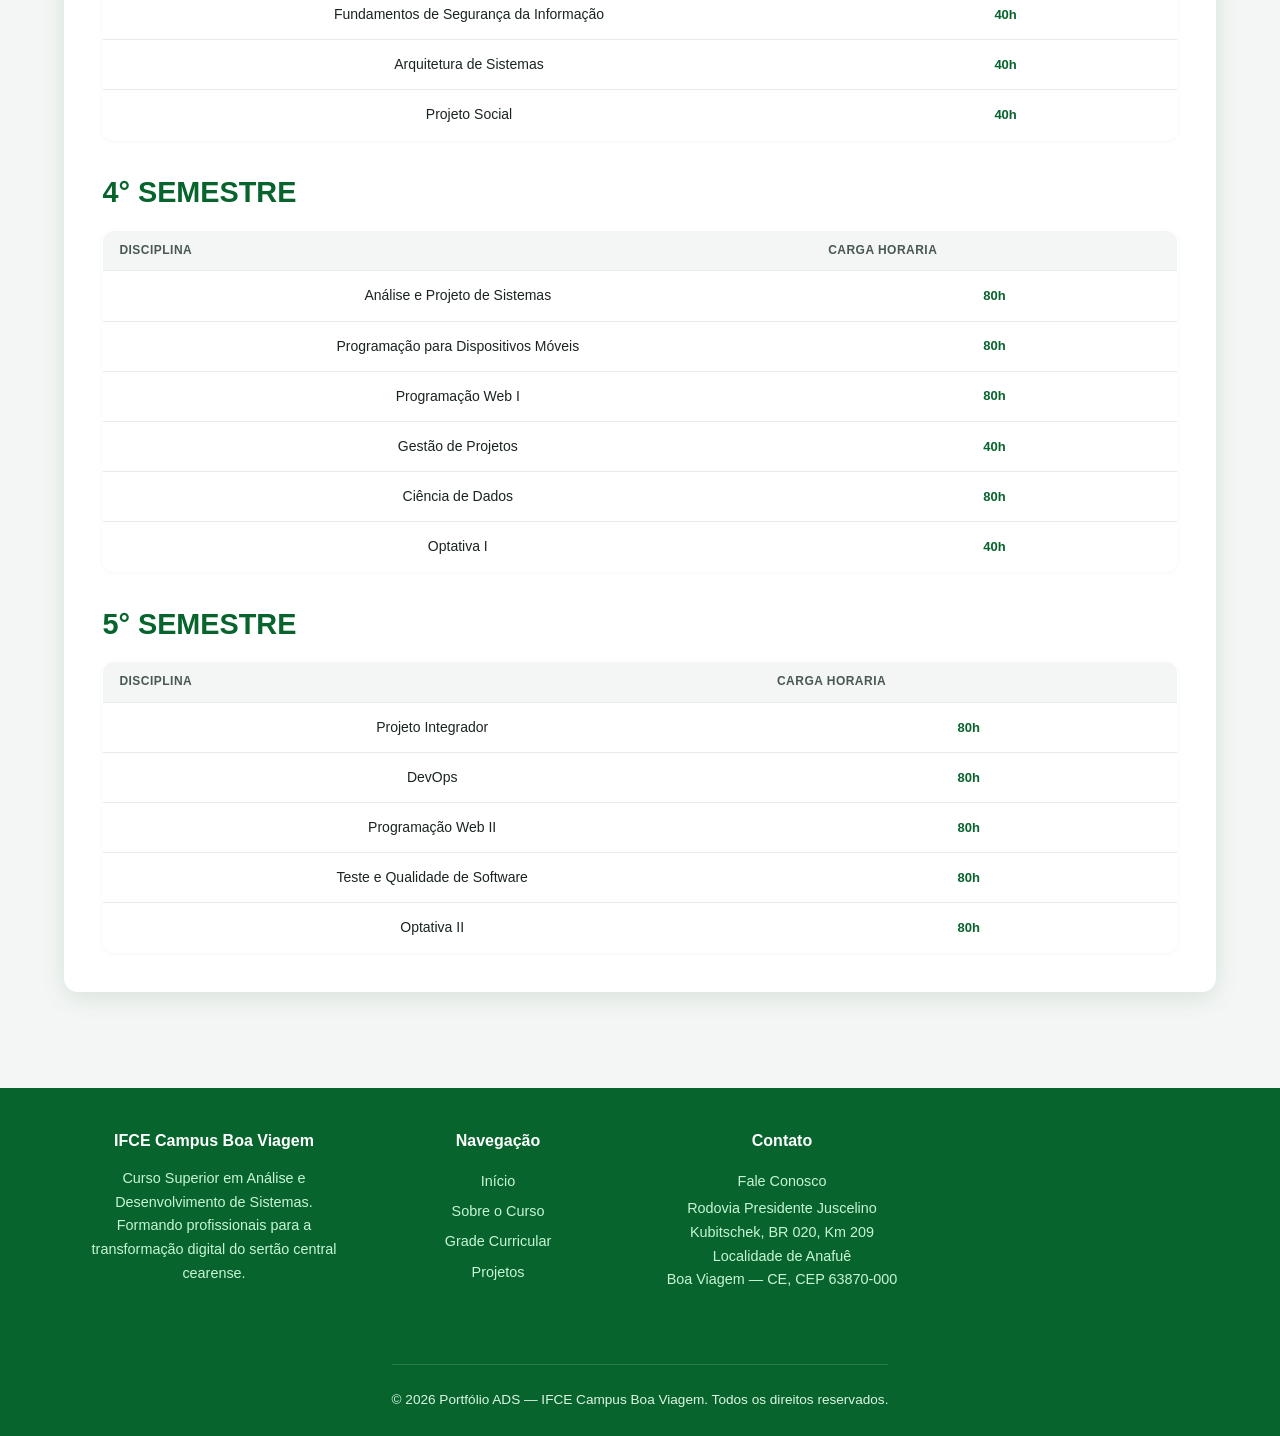
<file: grade.html>
<!doctype html>
<html lang="pt-br">
  <head>
    <meta charset="UTF-8" />
    <meta name="viewport" content="width=device-width, initial-scale=1.0" />
    <title>Grade Curricular | ADS IFCE Boa Viagem</title>
    <link rel="stylesheet" href="default.css" />
  </head>
  <body>
    <header class="topo">
      <div class="container topo-flex">
        <div class="logo">IFCE <span>•</span> ADS Boa Viagem</div>
        <nav>
          <ul>
            <li><a href="index.html" data-page="index.html">Início</a></li>
            <li>
              <a href="sobre.html" data-page="sobre.html">Sobre o Curso</a>
            </li>
            <li><a href="campus.html" data-page="campus.html">O Campus</a></li>
             <li>
               <a href="grade.html" data-page="grade.html" class="ativo">Grade Curricular</a>
             </li>
             <li>
               <a
                 href="disciplinas.html"
                 data-page="disciplinas.html"
                 >Disciplinas</a
               >
             </li>
            <li>
              <a href="projetos.html" data-page="projetos.html">Projetos</a>
            </li>
            <li>
              <a href="tecnologias.html" data-page="tecnologias.html"
                >Tecnologias</a
              >
            </li>
            <li><a href="mercado.html" data-page="mercado.html">Mercado</a></li>

            <li><a href="eventos.html" data-page="eventos.html">Eventos</a></li>

            <li><a href="contato.html" data-page="contato.html">Contato</a></li>
          </ul>
        </nav>
      </div>
    </header>
    <main>
      <div class="container">
            <h1 class="titulo">Grade curricular</h1>
            <p>O curso de ADS é dividido em <strong>5 semestres</strong>, com disciplinas que vão desde fundamentos da computação até gestão e empreendedorismo digital.</p>
            <h2><span>1°</span> SEMESTRE</h2>
            <table class="tables_main">
                <thead>
                    <tr>
                        <th scope="col">Disciplina</th>
                        <th scope="col">Carga Horaria</th>
                    </tr>
                </thead>
                <tbody>
                    <tr>
                        <th scope="row">Algoritmos e Lógica de Programação</th>
                        <td>80h</td>
                    </tr>
                    <tr>
                        <th scope="row">Introdução a ADS</th>
                        <td>40h</td>
                    </tr>
                    <tr>
                        <th scope="row">Fundamentos de Matematica</th>
                        <td>80h</td>
                    </tr>
                    <tr>
                        <th scope="row">Linguagens</th>
                        <td>40h</td>
                    </tr>
                    <tr>
                        <th scope="row">Ingles Instrumental</th>
                        <td>40h</td>
                    </tr>
                    <tr>
                        <th scope="row">Tecnologias Web</th>
                        <td>80h</td>
                    </tr>
                    <tr>
                        <th scope="row">Etica Socioambiental</th>
                        <td>40h</td>
                    </tr>
                </tbody>
            </table>
            <h2><span>2°</span> SEMESTRE</h2>
            <table class="tables_main">
                <thead>
                    <tr>
                        <th scope="col">Disciplina</th>
                        <th scope="col">Carga Horaria</th>
                    </tr>
                </thead>
                <tbody>
                    <tr>
                        <th scope="row">Programação estruturada e estrutura de dados</th>
                        <td>80h</td>
                    </tr>
                    <tr>
                        <th scope="row">Sistemas Operacionais</th>
                        <td>80h</td>
                    </tr>
                    <tr>
                        <th scope="row">Probabilidade e estatistica</th>
                        <td>80h</td>
                    </tr>
                    <tr>
                        <th scope="row">Empreendedorismo</th>
                        <td>40h</td>
                    </tr>
                    <tr>
                        <th scope="row">Relações de genero, classe e etnia</th>
                        <td>40h</td>
                    </tr>
                </tbody>
            </table>
            <h2><span>3°</span> SEMESTRE</h2>
            <table class="tables_main">
                <thead>
                    <tr>
                        <th scope="col">Disciplina</th>
                        <th scope="col">Carga Horaria</th>
                    </tr>
                </thead>
                <tbody>
                    <tr>
                        <th scope="row">Programação orientada a Objetos</th>
                        <td>80h</td>
                    </tr>
                    <tr>
                        <th scope="row">Engenharia de Software</th>
                        <td>80h</td>
                    </tr>
                    <tr>
                        <th scope="row">Interface Humano-Computador</th>
                        <td>40h</td>
                    </tr>
                    <tr>
                        <th scope="row">Redes de Computadores</th>
                        <td>80h</td>
                    </tr>
                    <tr>
                        <th scope="row">Fundamentos de Segurança da Informação</th>
                        <td>40h</td>
                    </tr>
                    <tr>
                        <th scope="row">Arquitetura de Sistemas</th>
                        <td>40h</td>
                    </tr>
                    <tr>
                        <th scope="row">Projeto Social</th>
                        <td>40h</td>
                    </tr>
                </tbody>
            </table>
            <h2><span>4°</span> SEMESTRE</h2>
            <table class="tables_main">
                <thead>
                    <tr>
                        <th scope="col">Disciplina</th>
                        <th scope="col">Carga Horaria</th>
                    </tr>
                </thead>
                <tbody>
                    <tr>
                        <th scope="row">Análise e Projeto de Sistemas</th>
                        <td>80h</td>
                    </tr>
                    <tr>
                        <th scope="row">Programação para Dispositivos Móveis</th>
                        <td>80h</td>
                    </tr>
                    <tr>
                        <th scope="row">Programação Web I</th>
                        <td>80h</td>
                    </tr>
                    <tr>
                        <th scope="row">Gestão de Projetos</th>
                        <td>40h</td>
                    </tr>
                    <tr>
                        <th scope="row">Ciência de Dados</th>
                        <td>80h</td>
                    </tr>
                    <tr>
                        <th scope="row">Optativa I</th>
                        <td>40h</td>
                    </tr>
                </tbody>
            </table>
            <h2><span>5°</span> SEMESTRE</h2>
            <table class="tables_main">
                <thead>
                    <tr>
                        <th scope="col">Disciplina</th>
                        <th scope="col">Carga Horaria</th>
                    </tr>
                </thead>
                <tbody>
                    <tr>
                        <th scope="row">Projeto Integrador</th>
                        <td>80h</td>
                    </tr>
                    <tr>
                        <th scope="row">DevOps</th>
                        <td>80h</td>
                    </tr>
                    <tr>
                        <th scope="row">Programação Web II</th>
                        <td>80h</td>
                    </tr>
                    <tr>
                        <th scope="row">Teste e Qualidade de Software</th>
                        <td>80h</td>
                    </tr>
                    <tr>
                        <th scope="row">Optativa II</th>
                        <td>80h</td>
                    </tr>
                </tbody>
            </table>
        </div>
    </main>
    <footer>
      <div class="container">
        <div>
          <h4>IFCE Campus Boa Viagem</h4>
          <p style="color: #c8f5d6; font-size: 0.9rem">
            Curso Superior em Análise e Desenvolvimento de Sistemas. Formando
            profissionais para a transformação digital do sertão central
            cearense.
          </p>
        </div>
        <div>
          <h4>Navegação</h4>
          <a href="index.html">Início</a>
          <a href="sobre.html">Sobre o Curso</a>
          <a href="grade.html">Grade Curricular</a>
          <a href="projetos.html">Projetos</a>
        </div>
        <div>
          <h4>Contato</h4>
          <a href="contato.html">Fale Conosco</a>
          <p style="color: #c8f5d6; font-size: 0.9rem">
            Rodovia Presidente Juscelino Kubitschek, BR 020, Km 209<br />Localidade de Anafuê<br />Boa Viagem — CE, CEP 63870-000
          </p>
        </div>
        <div class="copy">
          &copy; 2026 Portfólio ADS — IFCE Campus Boa Viagem. Todos os direitos
          reservados.
        </div>
      </div>
    </footer>
  </body>
</html>
</file>
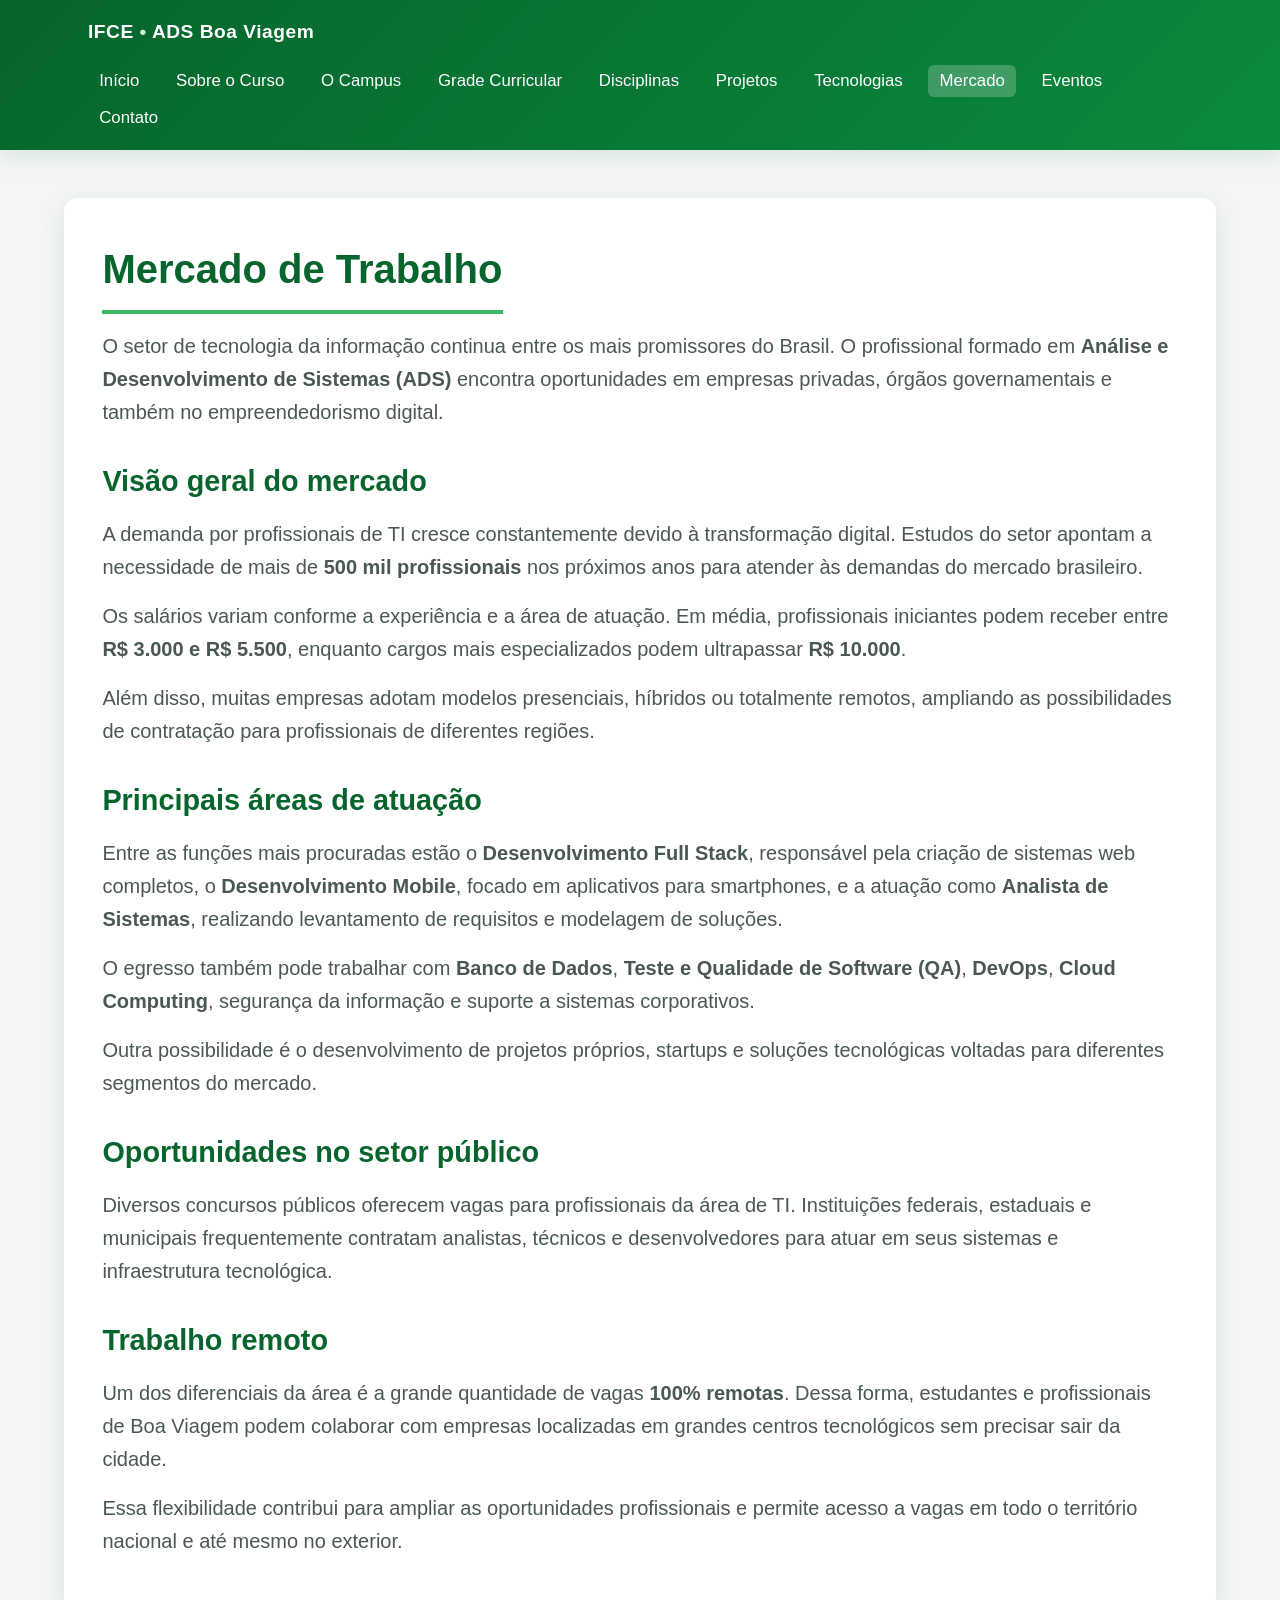
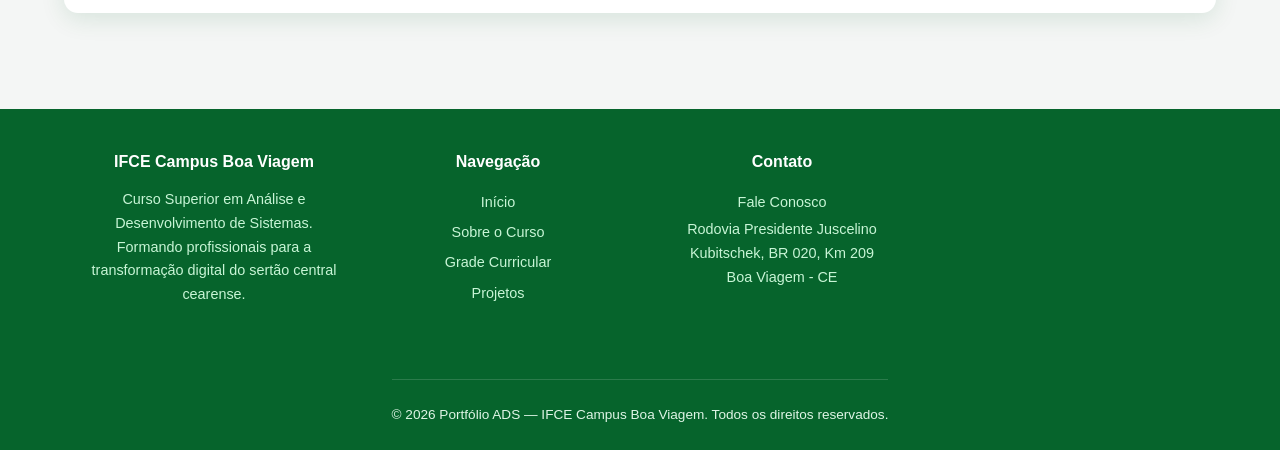
<file: mercado.html>
<!doctype html>
<html lang="pt-br">
  <head>
    <meta charset="UTF-8" />
    <meta name="viewport" content="width=device-width, initial-scale=1.0" />
    <title>Mercado de Trabalho | ADS IFCE Boa Viagem</title>
    <meta
      name="description"
      content="Mercado de trabalho para profissionais de Análise e Desenvolvimento de Sistemas do IFCE Campus Boa Viagem"
    />
    <link rel="stylesheet" href="default.css" />
  </head>
  <body>
    <header class="topo">
      <div class="container topo-flex">
        <div class="logo">IFCE <span>•</span> ADS Boa Viagem</div>
        <nav>
          <ul>
            <li><a href="index.html" data-page="index.html">Início</a></li>
            <li>
              <a href="sobre.html" data-page="sobre.html">Sobre o Curso</a>
            </li>
            <li><a href="campus.html" data-page="campus.html">O Campus</a></li>
            <li>
              <a href="grade.html" data-page="grade.html">Grade Curricular</a>
            </li>
            <li>
              <a href="disciplinas.html" data-page="disciplinas.html">Disciplinas</a>
            </li>
            <li>
              <a href="projetos.html" data-page="projetos.html">Projetos</a>
            </li>
            <li>
              <a href="tecnologias.html" data-page="tecnologias.html">Tecnologias</a>
            </li>
            <li>
              <a href="mercado.html" data-page="mercado.html" class="ativo">Mercado</a>
            </li>
            <li><a href="eventos.html" data-page="eventos.html">Eventos</a></li>
            <li><a href="contato.html" data-page="contato.html">Contato</a></li>
          </ul>
        </nav>
      </div>
    </header>
    <main>
      <div class="container">
        <h1 class="titulo">Mercado de Trabalho</h1>
        <p>
          O setor de tecnologia da informação continua entre os mais promissores do Brasil.
          O profissional formado em <strong>Análise e Desenvolvimento de Sistemas (ADS)</strong>
          encontra oportunidades em empresas privadas, órgãos governamentais e também no empreendedorismo digital.
        </p>

        <h2>Visão geral do mercado</h2>

        <p>
          A demanda por profissionais de TI cresce constantemente devido à transformação digital.
          Estudos do setor apontam a necessidade de mais de <strong>500 mil profissionais</strong>
          nos próximos anos para atender às demandas do mercado brasileiro.
        </p>

        <p>
          Os salários variam conforme a experiência e a área de atuação. Em média,
          profissionais iniciantes podem receber entre <strong>R$ 3.000 e R$ 5.500</strong>,
          enquanto cargos mais especializados podem ultrapassar <strong>R$ 10.000</strong>.
        </p>

        <p>
          Além disso, muitas empresas adotam modelos presenciais, híbridos ou totalmente remotos,
          ampliando as possibilidades de contratação para profissionais de diferentes regiões.
        </p>

        <h2>Principais áreas de atuação</h2>

        <p>
          Entre as funções mais procuradas estão o <strong>Desenvolvimento Full Stack</strong>,
          responsável pela criação de sistemas web completos, o
          <strong>Desenvolvimento Mobile</strong>, focado em aplicativos para smartphones,
          e a atuação como <strong>Analista de Sistemas</strong>, realizando levantamento
          de requisitos e modelagem de soluções.
        </p>

        <p>
          O egresso também pode trabalhar com <strong>Banco de Dados</strong>,
          <strong>Teste e Qualidade de Software (QA)</strong>,
          <strong>DevOps</strong>, <strong>Cloud Computing</strong>,
          segurança da informação e suporte a sistemas corporativos.
        </p>

        <p>
          Outra possibilidade é o desenvolvimento de projetos próprios, startups
          e soluções tecnológicas voltadas para diferentes segmentos do mercado.
        </p>

        <h2>Oportunidades no setor público</h2>

        <p>
          Diversos concursos públicos oferecem vagas para profissionais da área de TI.
          Instituições federais, estaduais e municipais frequentemente contratam
          analistas, técnicos e desenvolvedores para atuar em seus sistemas e infraestrutura tecnológica.
        </p>

        <h2>Trabalho remoto</h2>

        <p>
          Um dos diferenciais da área é a grande quantidade de vagas
          <strong>100% remotas</strong>. Dessa forma, estudantes e profissionais de
          Boa Viagem podem colaborar com empresas localizadas em grandes centros
          tecnológicos sem precisar sair da cidade.
        </p>

        <p>
          Essa flexibilidade contribui para ampliar as oportunidades profissionais
          e permite acesso a vagas em todo o território nacional e até mesmo no exterior.
        </p>
      </div>
    </main>
    <footer>
      <div class="container">
        <div>
          <h4>IFCE Campus Boa Viagem</h4>
          <p style="color: #c8f5d6; font-size: 0.9rem">
            Curso Superior em Análise e Desenvolvimento de Sistemas. Formando
            profissionais para a transformação digital do sertão central
            cearense.
          </p>
        </div>
        <div>
          <h4>Navegação</h4>
          <a href="index.html">Início</a>
          <a href="sobre.html">Sobre o Curso</a>
          <a href="grade.html">Grade Curricular</a>
          <a href="projetos.html">Projetos</a>
        </div>
        <div>
          <h4>Contato</h4>
          <a href="contato.html">Fale Conosco</a>
          <p style="color: #c8f5d6; font-size: 0.9rem">
            Rodovia Presidente Juscelino Kubitschek, BR 020, Km 209<br />Boa Viagem - CE
          </p>
        </div>
        <div class="copy">
          &copy; 2026 Portfólio ADS — IFCE Campus Boa Viagem. Todos os direitos
          reservados.
        </div>
      </div>
    </footer>
  </body>
</html>
</file>
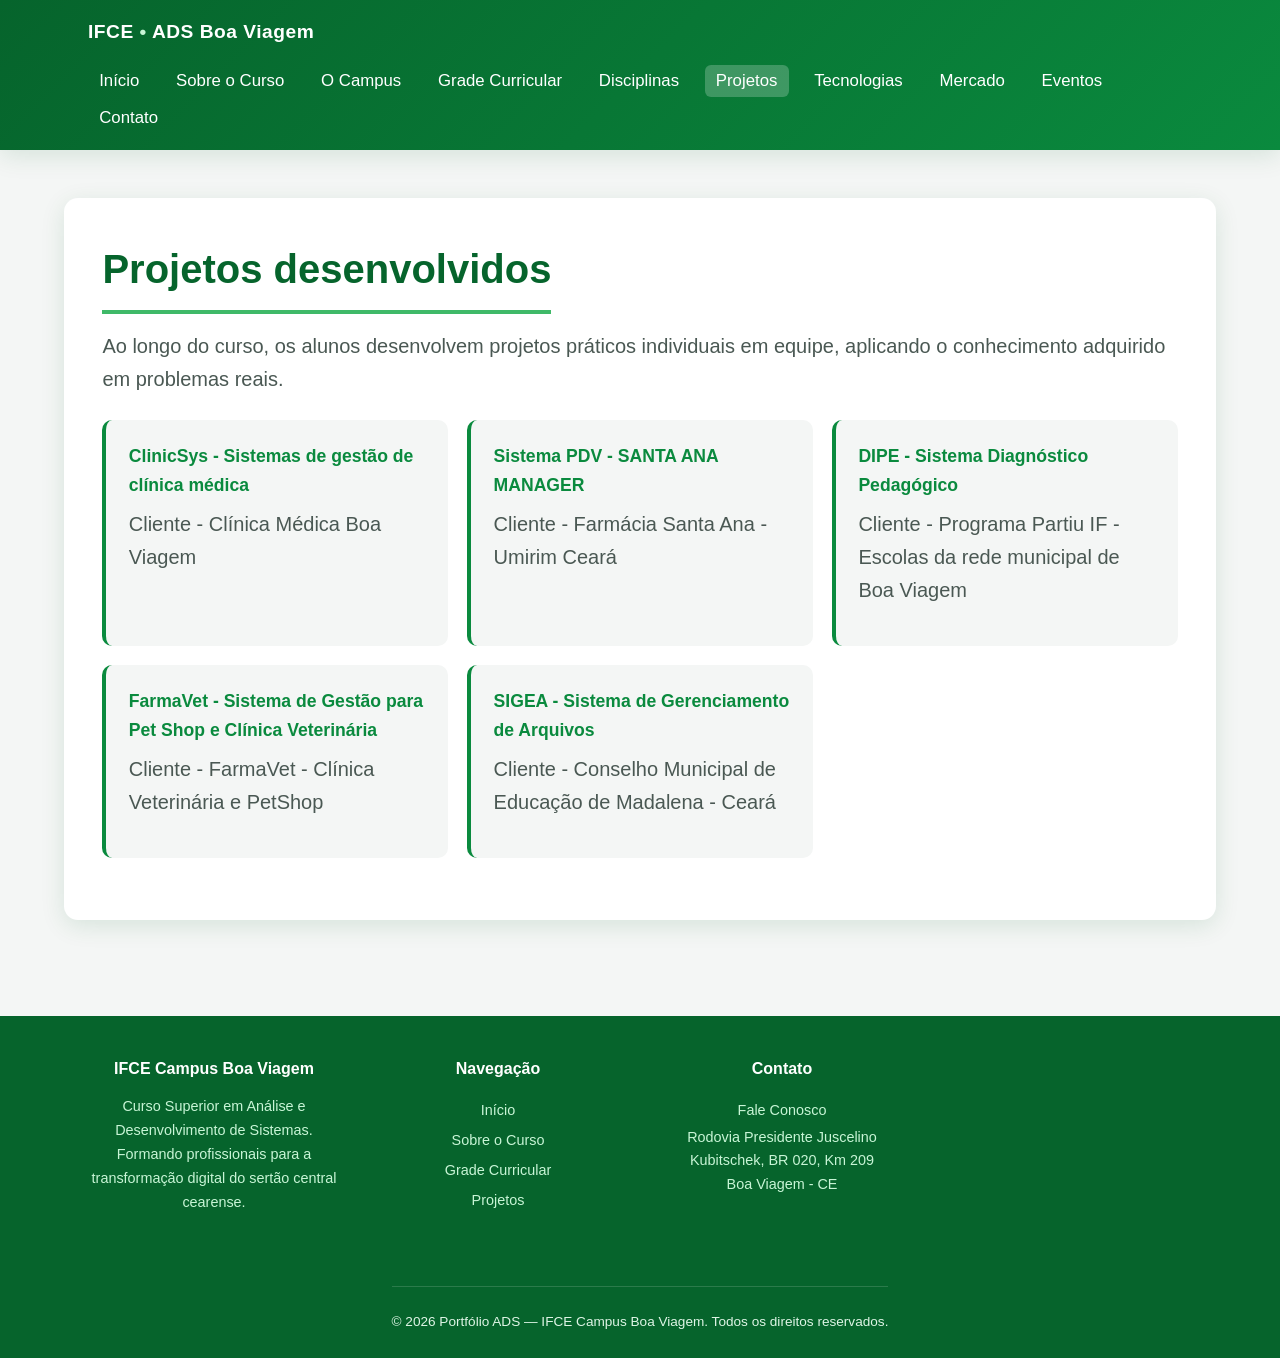
<file: projetos.html>
<!doctype html>
<html lang="pt-br">
  <head>
    <meta charset="UTF-8" />
    <meta name="viewport" content="width=device-width, initial-scale=1.0" />
    <title>Projetos desenvolvidos | ADS IFCE Boa Viagem</title>
    <meta
      name="description"
      content="Portfólio do curso de Análise e Desenvolvimento de Sistemas do IFCE Campus Boa Viagem - Projetos desenvolvidos"
    />
    <link rel="stylesheet" href="default.css" />
  </head>
  <body>
    <header class="topo">
      <div class="container topo-flex">
        <div class="logo">IFCE <span>•</span> ADS Boa Viagem</div>
        <nav>
          <ul>
            <li><a href="index.html" data-page="index.html">Início</a></li>
            <li>
              <a href="sobre.html" data-page="sobre.html">Sobre o Curso</a>
            </li>
            <li><a href="campus.html" data-page="campus.html">O Campus</a></li>
            <li>
              <a href="grade.html" data-page="grade.html">Grade Curricular</a>
            </li>
            <li>
              <a href="disciplinas.html" data-page="disciplinas.html">Disciplinas</a>
            </li>
            <li>
              <a href="projetos.html" data-page="projetos.html" class="ativo">Projetos</a>
            </li>
            <li>
              <a href="tecnologias.html" data-page="tecnologias.html">Tecnologias</a>
            </li>
            <li><a href="mercado.html" data-page="mercado.html">Mercado</a></li>
            <li><a href="eventos.html" data-page="eventos.html">Eventos</a></li>
            <li><a href="contato.html" data-page="contato.html">Contato</a></li>
          </ul>
        </nav>
      </div>
    </header>
    <main>
      <div class="container">
        <h1 class="titulo">Projetos desenvolvidos</h1>
        <p>Ao longo do curso, os alunos desenvolvem projetos práticos individuais em equipe, aplicando o conhecimento adquirido em problemas reais.</p>

        <div class="grid grid-2">
          <div class="card">
            <h3>ClinicSys - Sistemas de gestão de clínica médica</h3>
            <p>Cliente - Clínica Médica Boa Viagem</p>
          </div>
          <div class="card">
            <h3>Sistema PDV - SANTA ANA MANAGER</h3>
            <p>Cliente - Farmácia Santa Ana - Umirim Ceará</p>
          </div>
          <div class="card">
            <h3>DIPE - Sistema Diagnóstico Pedagógico</h3>
            <p>Cliente - Programa Partiu IF - Escolas da rede municipal de Boa Viagem</p>
          </div>
          <div class="card">
            <h3>FarmaVet - Sistema de Gestão para Pet Shop e Clínica Veterinária</h3>
            <p>Cliente - FarmaVet - Clínica Veterinária e PetShop</p>
          </div>
          <div class="card">
            <h3>SIGEA - Sistema de Gerenciamento de Arquivos</h3>
            <p>Cliente - Conselho Municipal de Educação de Madalena - Ceará</p>
          </div>
        </div>
      </div>
    </main>
    <footer>
      <div class="container">
        <div>
          <h4>IFCE Campus Boa Viagem</h4>
          <p style="color: #c8f5d6; font-size: 0.9rem">
            Curso Superior em Análise e Desenvolvimento de Sistemas. Formando
            profissionais para a transformação digital do sertão central
            cearense.
          </p>
        </div>
        <div>
          <h4>Navegação</h4>
          <a href="index.html">Início</a>
          <a href="sobre.html">Sobre o Curso</a>
          <a href="grade.html">Grade Curricular</a>
          <a href="projetos.html">Projetos</a>
        </div>
        <div>
          <h4>Contato</h4>
          <a href="contato.html">Fale Conosco</a>
          <p style="color: #c8f5d6; font-size: 0.9rem">
            Rodovia Presidente Juscelino Kubitschek, BR 020, Km 209<br />Boa Viagem - CE
          </p>
        </div>
        <div class="copy">
          &copy; 2026 Portfólio ADS — IFCE Campus Boa Viagem. Todos os direitos
          reservados.
        </div>
      </div>
    </footer>
  </body>
</html>
</file>
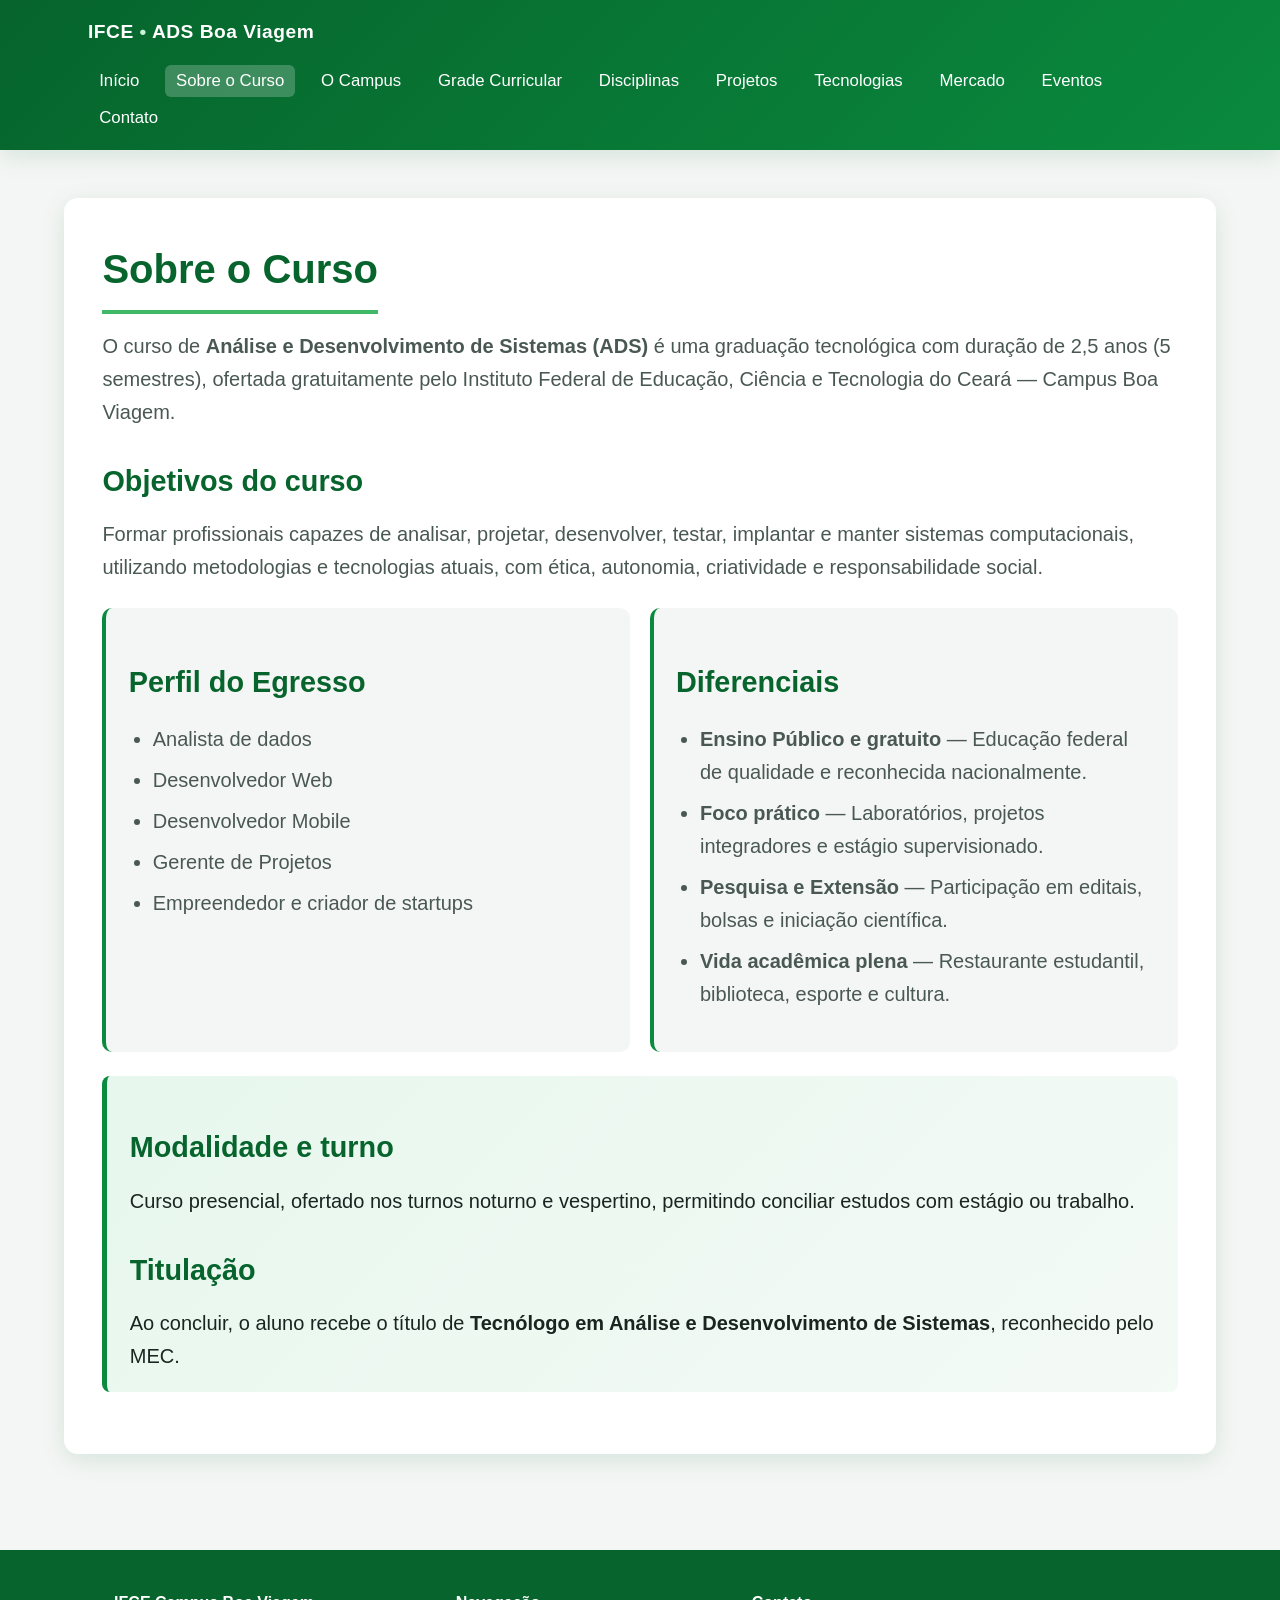
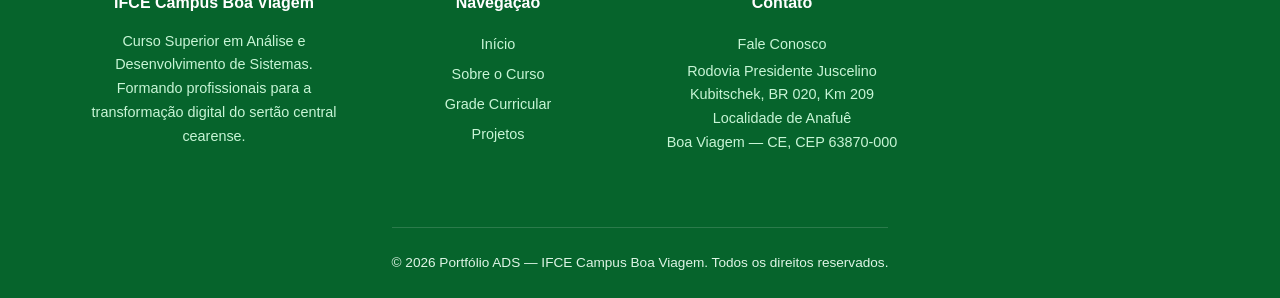
<file: sobre.html>
<!doctype html>
<html lang="pt-BR">
  <head>
    <meta charset="UTF-8" />
    <meta name="viewport" content="width=device-width,initial-scale=1.0" />
    <title>Sobre o Curso | ADS IFCE Boa Viagem</title>
    <meta
      name="description"
      content="Portfólio do curso de Análise e Desenvolvimento de Sistemas do IFCE Campus Boa Viagem - Sobre o Curso"
    />
    <link rel="stylesheet" href="default.css" />
  </head>
  <body>
    <header class="topo">
      <div class="container topo-flex">
        <div class="logo">IFCE <span>•</span> ADS Boa Viagem</div>
        <nav>
          <ul>
            <li><a href="index.html" data-page="index.html">Início</a></li>
            <li>
              <a href="sobre.html" data-page="sobre.html" class="ativo"
                >Sobre o Curso</a
              >
            </li>
            <li><a href="campus.html" data-page="campus.html">O Campus</a></li>
            <li>
              <a href="grade.html" data-page="grade.html">Grade Curricular</a>
            </li>
            <li>
              <a href="disciplinas.html" data-page="disciplinas.html"
                >Disciplinas</a
              >
            </li>
            <li>
              <a href="projetos.html" data-page="projetos.html">Projetos</a>
            </li>
            <li>
              <a href="tecnologias.html" data-page="tecnologias.html"
                >Tecnologias</a
              >
            </li>
            <li><a href="mercado.html" data-page="mercado.html">Mercado</a></li>
            <li><a href="eventos.html" data-page="eventos.html">Eventos</a></li>
            <li><a href="contato.html" data-page="contato.html">Contato</a></li>
          </ul>
        </nav>
      </div>
    </header>
    <main>
      <div class="container">
        <h1 class="titulo">Sobre o Curso</h1>
        <p>
          O curso de
          <strong>Análise e Desenvolvimento de Sistemas (ADS)</strong> é uma
          graduação tecnológica com duração de 2,5 anos (5 semestres), ofertada
          gratuitamente pelo Instituto Federal de Educação, Ciência e Tecnologia
          do Ceará — Campus Boa Viagem.
        </p>
        <h2>Objetivos do curso</h2>
        <p>
          Formar profissionais capazes de analisar, projetar, desenvolver,
          testar, implantar e manter sistemas computacionais, utilizando
          metodologias e tecnologias atuais, com ética, autonomia, criatividade
          e responsabilidade social.
        </p>

        <div class="grid grid-2">
          <div class="card">
            <h2>Perfil do Egresso</h2>
            <ul class="lista">
              <li>Analista de dados</li>
              <li>Desenvolvedor Web</li>
              <li>Desenvolvedor Mobile</li>
              <li>Gerente de Projetos</li>
              <li>Empreendedor e criador de startups</li>
            </ul>
          </div>
          <div class="card">
            <h2>Diferenciais</h2>
            <ul class="lista">
              <li>
                <strong>Ensino Público e gratuito</strong> — Educação federal de
                qualidade e reconhecida nacionalmente.
              </li>
              <li>
                <strong>Foco prático</strong> — Laboratórios, projetos
                integradores e estágio supervisionado.
              </li>
              <li>
                <strong>Pesquisa e Extensão</strong> — Participação em editais,
                bolsas e iniciação científica.
              </li>
              <li>
                <strong>Vida acadêmica plena</strong> — Restaurante estudantil,
                biblioteca, esporte e cultura.
              </li>
            </ul>
          </div>
        </div>
        <div class="destaque">
          <h2>Modalidade e turno</h2>
          <p>
            Curso presencial, ofertado nos turnos noturno e vespertino,
            permitindo conciliar estudos com estágio ou trabalho.
          </p>
          <h2>Titulação</h2>
          <p>
            Ao concluir, o aluno recebe o título de
            <strong>Tecnólogo em Análise e Desenvolvimento de Sistemas</strong>,
            reconhecido pelo MEC.
          </p>
        </div>
      </div>
    </main>
    <footer>
      <div class="container">
        <div>
          <h4>IFCE Campus Boa Viagem</h4>
          <p style="color: #c8f5d6; font-size: 0.9rem">
            Curso Superior em Análise e Desenvolvimento de Sistemas. Formando
            profissionais para a transformação digital do sertão central
            cearense.
          </p>
        </div>
        <div>
          <h4>Navegação</h4>
          <a href="index.html">Início</a>
          <a href="sobre.html">Sobre o Curso</a>
          <a href="grade.html">Grade Curricular</a>
          <a href="projetos.html">Projetos</a>
        </div>
        <div>
          <h4>Contato</h4>
          <a href="contato.html">Fale Conosco</a>
          <p style="color: #c8f5d6; font-size: 0.9rem">
            Rodovia Presidente Juscelino Kubitschek, BR 020, Km 209<br />Localidade
            de Anafuê<br />Boa Viagem — CE, CEP 63870-000
          </p>
        </div>
        <div class="copy">
          &copy; 2026 Portfólio ADS — IFCE Campus Boa Viagem. Todos os direitos
          reservados.
        </div>
      </div>
    </footer>
  </body>
</html>
</file>
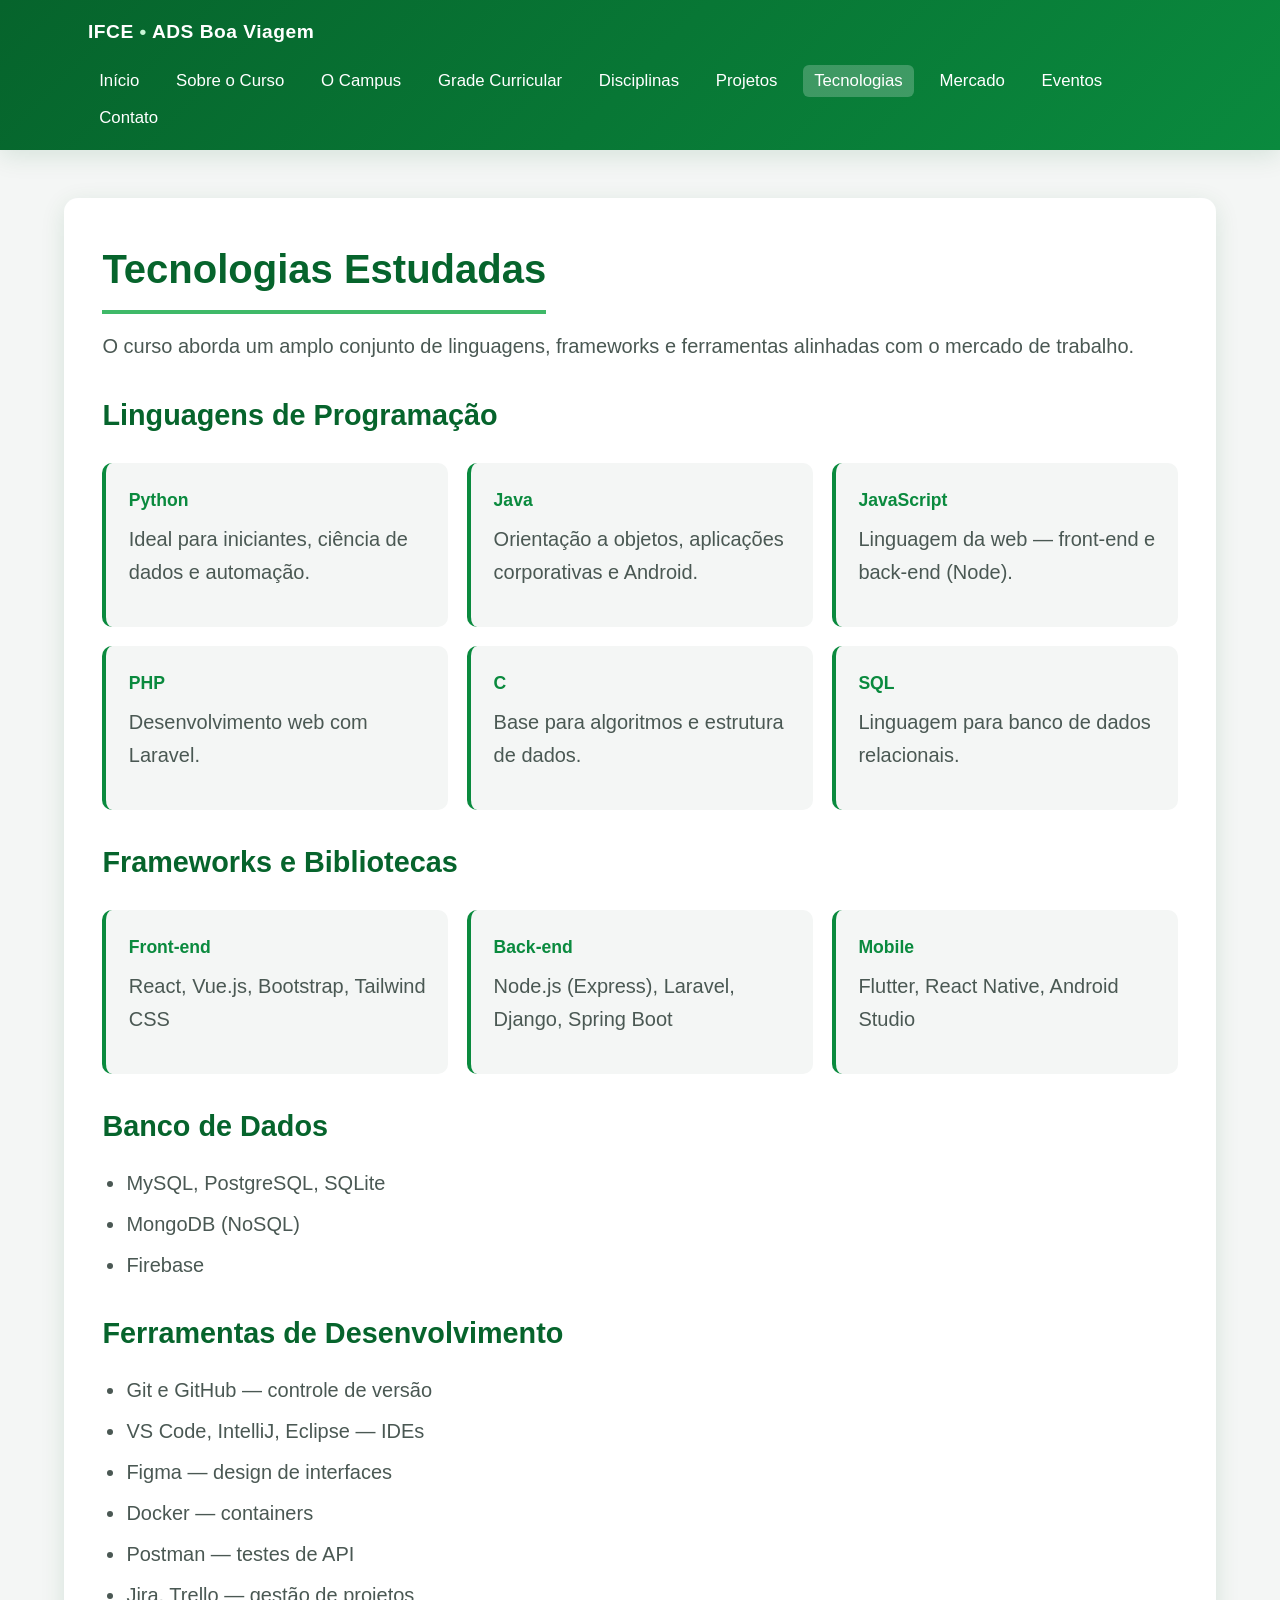
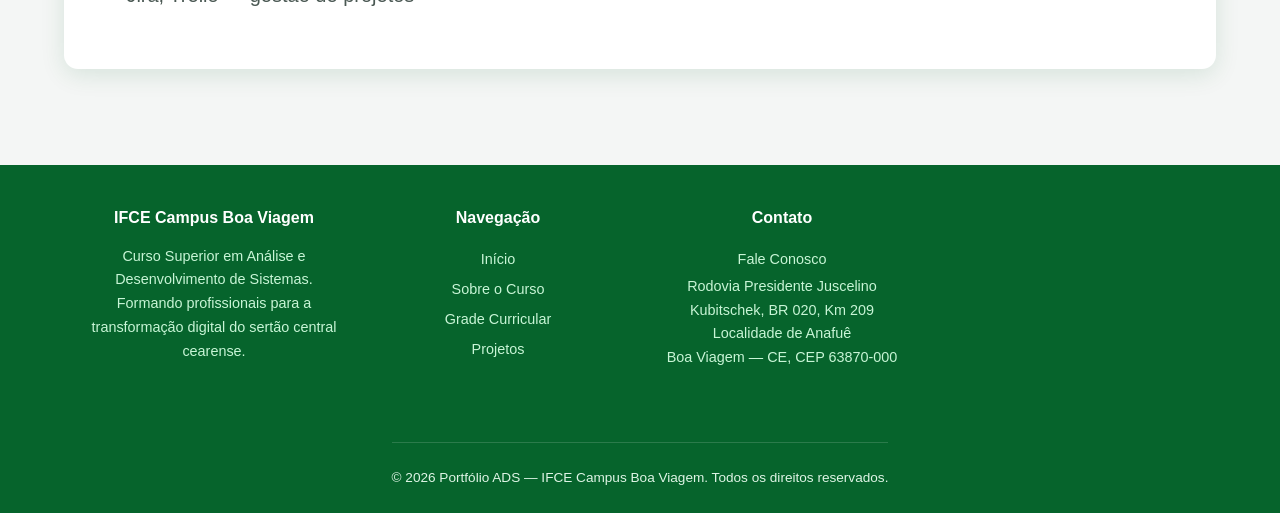
<file: tecnologias.html>
<!doctype html>
<html lang="pt-br">
  <head>
    <meta charset="UTF-8" />
    <meta name="viewport" content="width=device-width, initial-scale=1.0" />
    <title>Tecnologias | ADS IFCE Boa Viagem</title>
    <link rel="stylesheet" href="default.css" />
  </head>
  <body>
    <header class="topo">
      <div class="container topo-flex">
        <div class="logo">IFCE <span>•</span> ADS Boa Viagem</div>
        <nav>
          <ul>
            <li><a href="index.html" data-page="index.html">Início</a></li>
            <li>
              <a href="sobre.html" data-page="sobre.html">Sobre o Curso</a>
            </li>
            <li><a href="campus.html" data-page="campus.html">O Campus</a></li>
            <li>
              <a href="grade.html" data-page="grade.html">Grade Curricular</a>
            </li>
            <li>
              <a href="disciplinas.html" data-page="disciplinas.html"
                >Disciplinas</a
              >
            </li>
            <li>
              <a href="projetos.html" data-page="projetos.html">Projetos</a>
            </li>
            <li>
              <a
                href="tecnologias.html"
                data-page="tecnologias.html"
                class="ativo"
                >Tecnologias</a
              >
            </li>
            <li><a href="mercado.html" data-page="mercado.html">Mercado</a></li>

            <li><a href="eventos.html" data-page="eventos.html">Eventos</a></li>

            <li><a href="contato.html" data-page="contato.html">Contato</a></li>
          </ul>
        </nav>
      </div>
    </header>
    <main>
      <div class="container">
        <h1 class="titulo">Tecnologias Estudadas</h1>
        <p>
          O curso aborda um amplo conjunto de linguagens, frameworks e
          ferramentas alinhadas com o mercado de trabalho.
        </p>

        <h2>Linguagens de Programação</h2>
        <div class="grid grid-2">
          <div class="card">
            <h3>Python</h3>
            <p>Ideal para iniciantes, ciência de dados e automação.</p>
          </div>
          <div class="card">
            <h3>Java</h3>
            <p>Orientação a objetos, aplicações corporativas e Android.</p>
          </div>
          <div class="card">
            <h3>JavaScript</h3>
            <p>Linguagem da web — front-end e back-end (Node).</p>
          </div>
          <div class="card">
            <h3>PHP</h3>
            <p>Desenvolvimento web com Laravel.</p>
          </div>
          <div class="card">
            <h3>C</h3>
            <p>Base para algoritmos e estrutura de dados.</p>
          </div>
          <div class="card">
            <h3>SQL</h3>
            <p>Linguagem para banco de dados relacionais.</p>
          </div>
        </div>

        <h2>Frameworks e Bibliotecas</h2>
        <div class="grid grid-2">
          <div class="card">
            <h3>Front-end</h3>
            <p>React, Vue.js, Bootstrap, Tailwind CSS</p>
          </div>
          <div class="card">
            <h3>Back-end</h3>
            <p>Node.js (Express), Laravel, Django, Spring Boot</p>
          </div>
          <div class="card">
            <h3>Mobile</h3>
            <p>Flutter, React Native, Android Studio</p>
          </div>
        </div>

        <h2>Banco de Dados</h2>
        <ul class="lista">
          <li>MySQL, PostgreSQL, SQLite</li>
          <li>MongoDB (NoSQL)</li>
          <li>Firebase</li>
        </ul>

        <h2>Ferramentas de Desenvolvimento</h2>
        <ul class="lista">
          <li>Git e GitHub — controle de versão</li>
          <li>VS Code, IntelliJ, Eclipse — IDEs</li>
          <li>Figma — design de interfaces</li>
          <li>Docker — containers</li>
          <li>Postman — testes de API</li>
          <li>Jira, Trello — gestão de projetos</li>
        </ul>
      </div>
    </main>
    <footer>
      <div class="container">
        <div>
          <h4>IFCE Campus Boa Viagem</h4>
          <p style="color: #c8f5d6; font-size: 0.9rem">
            Curso Superior em Análise e Desenvolvimento de Sistemas. Formando
            profissionais para a transformação digital do sertão central
            cearense.
          </p>
        </div>
        <div>
          <h4>Navegação</h4>
          <a href="index.html">Início</a>
          <a href="sobre.html">Sobre o Curso</a>
          <a href="grade.html">Grade Curricular</a>
          <a href="projetos.html">Projetos</a>
        </div>
        <div>
          <h4>Contato</h4>
          <a href="contato.html">Fale Conosco</a>
          <p style="color: #c8f5d6; font-size: 0.9rem">
            Rodovia Presidente Juscelino Kubitschek, BR 020, Km 209<br />Localidade
            de Anafuê<br />Boa Viagem — CE, CEP 63870-000
          </p>
        </div>
        <div class="copy">
          &copy; 2026 Portfólio ADS — IFCE Campus Boa Viagem. Todos os direitos
          reservados.
        </div>
      </div>
    </footer>
  </body>
</html>
</file>
<file: default.css>
/* ----- CORES (variáveis) ----- */
:root {
  --verde: #0a8a3e;
  --verde-escuro: #06642c;
  --verde-claro: #3fb968;
  --branco: #ffffff;
  --cinza: #f4f6f5;
  --cinza-2: #e6ebe7;
  --texto: #1a2421;
  --texto-suave: #4a5853;
  --sombra: 0 6px 24px rgba(6, 100, 44, 0.12);
}

/* ----- RESET BÁSICO ----- */
* {
  box-sizing: border-box;
  margin: 0;
  padding: 0;
}

html {
  scroll-behavior: smooth;
}

body {
  font-family: "Segoe UI", Tahoma, Arial, sans-serif;
  font-size: 1.25rem;
  color: var(--texto);
  background: var(--cinza);
  line-height: 1.65;
}

a {
  color: var(--verde-escuro);
  text-decoration: none;
}

a:hover {
  text-decoration: underline;
}

img {
  max-width: 100%;
  display: block;
}

/* ============================================
   HEADER (topo)
   ============================================ */

header.topo {
  background: linear-gradient(135deg, var(--verde-escuro), var(--verde));
  color: #fff;
  padding: 1rem 0;
  box-shadow: var(--sombra);
  position: sticky;
  top: 0;
  z-index: 50;
}

.container {
  max-width: 90vw;
  margin: 0 auto;
  padding: 0 1.5rem;
}

@media (min-width: 2000px) {
  .container {
    max-width: 1800px;
  }
}

.topo-flex {
  display: flex;
  justify-content: space-between;
  align-items: center;
  flex-wrap: wrap;
  gap: 1rem;
}

.logo {
  font-weight: 700;
  font-size: 1.2rem;
  letter-spacing: 0.5px;
}

.logo span {
  color: #c8f5d6;
}

nav ul {
  display: flex;
  flex-wrap: wrap;
  gap: 0.25rem 0.9rem;
  list-style: none;
}

nav a {
  color: #fff;
  font-size: 1.05rem;
  padding: 0.4rem 0.7rem;
  border-radius: 6px;
  transition: background 0.2s;
}

nav a:hover {
  background: rgba(255, 255, 255, 0.15);
  text-decoration: none;
}

nav a.ativo {
  background: rgba(255, 255, 255, 0.22);
}

/* ============================================
   HERO (seção de destaque no topo)
   ============================================ */

.hero {
  background:
    linear-gradient(rgba(6, 100, 44, 0.7), rgba(10, 138, 62, 0.6)),
    url("../img/hero.jpg") center / cover;
  color: #fff;
  padding: clamp(3rem, 8vw, 7rem) 1rem;
  text-align: center;
}

.hero h1 {
  font-size: clamp(1.8rem, 4vw, 3.2rem);
  margin-bottom: 1rem;
  text-shadow: 0 2px 8px rgba(0, 0, 0, 0.3);
}

.hero p {
  font-size: 1.15rem;
  max-width: 720px;
  margin: 0 auto 1.5rem;
}

.btn {
  display: inline-block;
  background: #fff;
  color: var(--verde-escuro);
  padding: 0.85rem 1.8rem;
  border-radius: 30px;
  font-weight: 600;
  transition:
    transform 0.2s,
    box-shadow 0.2s;
}

.btn:hover {
  transform: translateY(-2px);
  box-shadow: 0 8px 20px rgba(0, 0, 0, 0.2);
  text-decoration: none;
}

.btn-outline {
  background: transparent;
  color: #fff;
  border: 2px solid #fff;
}

/* ============================================
   CONTEÚDO PRINCIPAL
   ============================================ */

main {
  padding: 3rem 0;
  min-height: 60vh;
}

main .container {
  background: #fff;
  padding: clamp(1.2rem, 3vw, 3rem);
  border-radius: 14px;
  box-shadow: var(--sombra);
}

h1.titulo {
  color: var(--verde-escuro);
  font-size: 2.5rem;
  margin-bottom: 1rem;
  border-bottom: 4px solid var(--verde-claro);
  padding-bottom: 0.5rem;
  display: inline-block;
}

h2 {
  color: var(--verde-escuro);
  margin: 1.8rem 0 0.8rem;
  font-size: 1.8rem;
}

h3 {
  color: var(--verde);
  margin: 1.2rem 0 0.5rem;
  font-size: 1.1rem;
}

p {
  margin-bottom: 1rem;
  color: var(--texto-suave);
}

ul.lista,
ol.lista {
  margin: 1rem 0 1.2rem 1.5rem;
}

ul.lista li,
ol.lista li {
  margin-bottom: 0.5rem;
  color: var(--texto-suave);
}

/* ============================================
   GRID DE CARDS
   ============================================ */

.grid {
  display: grid;
  gap: 1.2rem;
  margin: 1.5rem 0;
}

.grid-2 {
  grid-template-columns: repeat(auto-fit, minmax(260px, 1fr));
}

.grid-3 {
  grid-template-columns: repeat(auto-fit, minmax(220px, 1fr));
}

/*
   💡 CARD
   Cada card tem:
   - fundo cinza claro
   - borda verde na esquerda (destaque)
   - cantos arredondados
   - elevação suave ao passar o mouse
*/

.card {
  background: var(--cinza);
  padding: 1.4rem;
  border-radius: 10px;
  border-left: 4px solid var(--verde);
  transition:
    transform 0.2s,
    box-shadow 0.2s;
}

.card:hover {
  transform: translateY(-4px);
  box-shadow: var(--sombra);
}

.card h3 {
  margin-top: 0;
}

/* Número grande dentro do card (ex: estatísticas) */
.card .num {
  font-size: 2rem;
  font-weight: 700;
  color: var(--verde);
  display: block;
  margin-bottom: 0.3rem;
}

/* ============================================
   TABELA
   ============================================ */

.tables_main {
    width: 100%;
    border-collapse: collapse;
    background: var(--branco);
    border: 1px solid var(--cinza-2);
    border-radius: 12px;
    overflow: hidden;
    box-shadow: 0 1px 4px rgba(10, 138, 62, 0.06);
}

.tables_main thead tr {
    background: var(--cinza);
}

.tables_main th[scope="col"] {
    padding: 10px 16px;
    text-align: left;
    font-size: 12px;
    font-weight: 600;
    color: var(--texto-suave);
    border-bottom: 1px solid var(--cinza-2);
    letter-spacing: 0.04em;
    text-transform: uppercase;
}

.tables_main th[scope="row"] {
    padding: 13px 16px;
    font-size: 14px;
    font-weight: 400;
    text-align: center;
    color: var(--texto);
}

.tables_main td {
    padding: 13px 16px;
    font-size: 13px;
    font-weight: 600;
    color: var(--verde-escuro);
    text-align: center;
}

.tables_main tbody tr {
    border-bottom: 1px solid var(--cinza-2);
    transition: background 0.12s;
}

.tables_main tbody tr:last-child {
    border-bottom: none;
}

.tables_main tbody tr:hover {
    background: var(--cinza);
}


/* ============================================
   DESTAQUE (caixa de aviso / info)
   ============================================ */

.destaque {
  background: linear-gradient(135deg, #e7f7ed, #f4faf6);
  border-left: 5px solid var(--verde);
  padding: 1.2rem 1.4rem;
  border-radius: 8px;
  margin: 1.5rem 0;
}

.destaque p {
  margin: 0;
  color: var(--texto);
}

/* ============================================
   IMAGEM DE DESTAQUE
   ============================================ */

.img-destaque {
  width: 100%;
  max-height: 360px;
  object-fit: cover;
  border-radius: 10px;
  margin: 1.2rem 0;
}

/* ============================================
   FORMULÁRIO
   ============================================ */

form {
  display: grid;
  gap: 1rem;
  max-width: 560px;
}

label {
  font-weight: 600;
  color: var(--verde-escuro);
}

input,
textarea,
select {
  width: 100%;
  padding: 0.75rem;
  border: 1.5px solid var(--cinza-2);
  border-radius: 8px;
  font: inherit;
  background: #fff;
}

input:focus,
textarea:focus,
select:focus {
  outline: none;
  border-color: var(--verde);
}

button {
  background: var(--verde);
  color: #fff;
  border: none;
  padding: 0.85rem 2rem;
  border-radius: 30px;
  font-weight: 600;
  cursor: pointer;
  font-size: 1rem;
}

button:hover {
  background: var(--verde-escuro);
}

/* ============================================
   TIMELINE (linha do tempo)
   ============================================ */

.timeline {
  position: relative;
  padding-left: 2rem;
  margin: 1.5rem 0;
}

/* linha vertical */
.timeline::before {
  content: "";
  position: absolute;
  left: 0.5rem;
  top: 0;
  bottom: 0;
  width: 3px;
  background: var(--verde-claro);
}

.timeline-item {
  position: relative;
  margin-bottom: 1.5rem;
  padding-left: 1rem;
}

/* bolinha na linha do tempo */
.timeline-item::before {
  content: "";
  position: absolute;
  left: -1.65rem;
  top: 0.4rem;
  width: 14px;
  height: 14px;
  background: var(--verde);
  border-radius: 50%;
  border: 3px solid #fff;
  box-shadow: 0 0 0 2px var(--verde);
}

.timeline-item strong {
  color: var(--verde-escuro);
}

/* ============================================
   FOOTER (rodapé)
   ============================================ */

footer {
  background: var(--verde-escuro);
  color: #dff5e6;
  padding: 2.5rem 1rem 1.5rem;
  margin-top: 3rem;
}

footer .container {
  text-align: center;
  display: grid;
  grid-template-columns: repeat(auto-fit, minmax(220px, 1fr));
  gap: 2rem;
  justify-items: center;
}

footer h4 {
  color: #fff;
  margin-bottom: 0.8rem;
  font-size: 1rem;
}

footer a {
  color: #c8f5d6;
  display: block;
  padding: 0.2rem 0;
  font-size: 0.9rem;
}

footer .copy {
  text-align: center;
  padding-top: 1.5rem;
  margin-top: 1.5rem;
  border-top: 1px solid rgba(255, 255, 255, 0.15);
  font-size: 0.85rem;
  grid-column: 1 / -1;
}

/* ============================================
   RESPONSIVO (tela pequena)
   ============================================ */

@media (min-width: 1600px) {
  .container {
    max-width: 1600px;
  }
}

@media (max-width: 640px) {
  .hero h1 {
    font-size: 1.5rem;
  }

  main .container {
    padding: 1.2rem;
    border-radius: 10px;
  }

  nav ul {
    justify-content: center;
    gap: 0.2rem 0.6rem;
  }

  h1.titulo {
    font-size: 1.5rem;
  }
}
</file>
